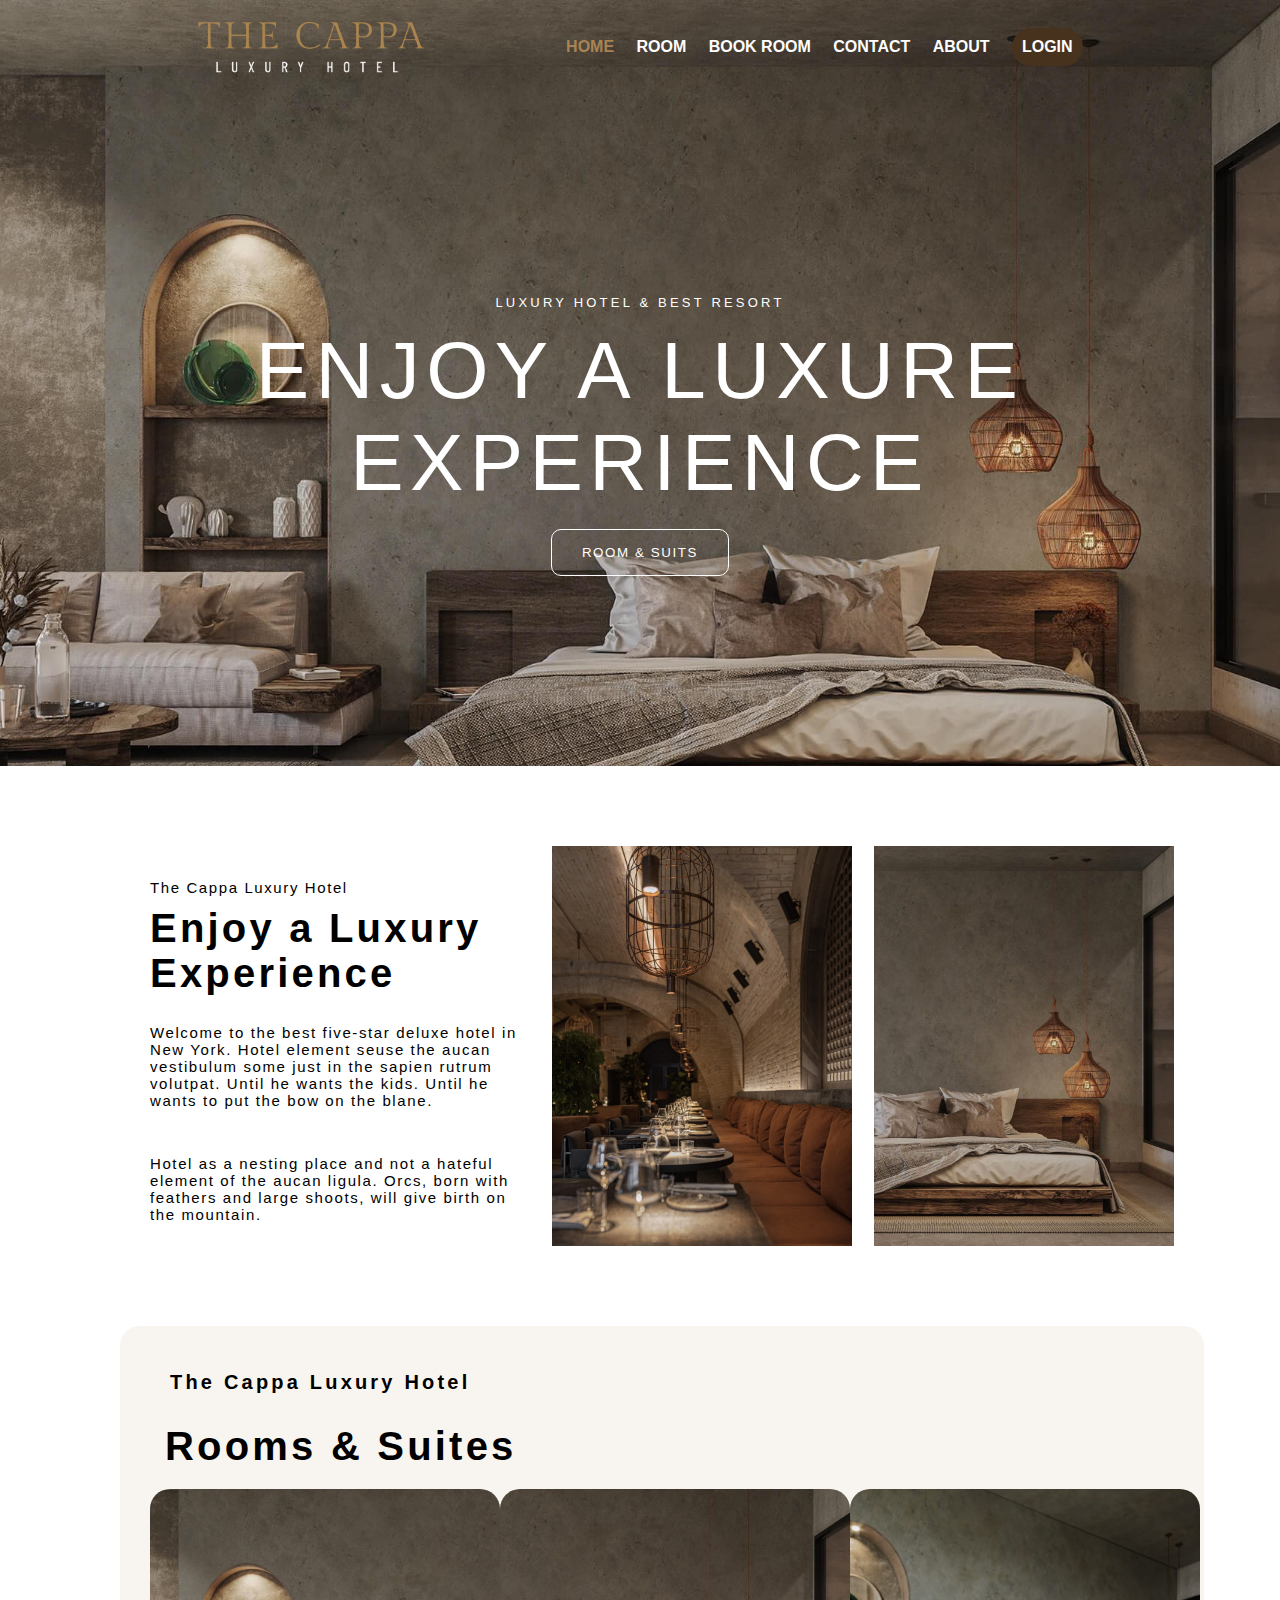
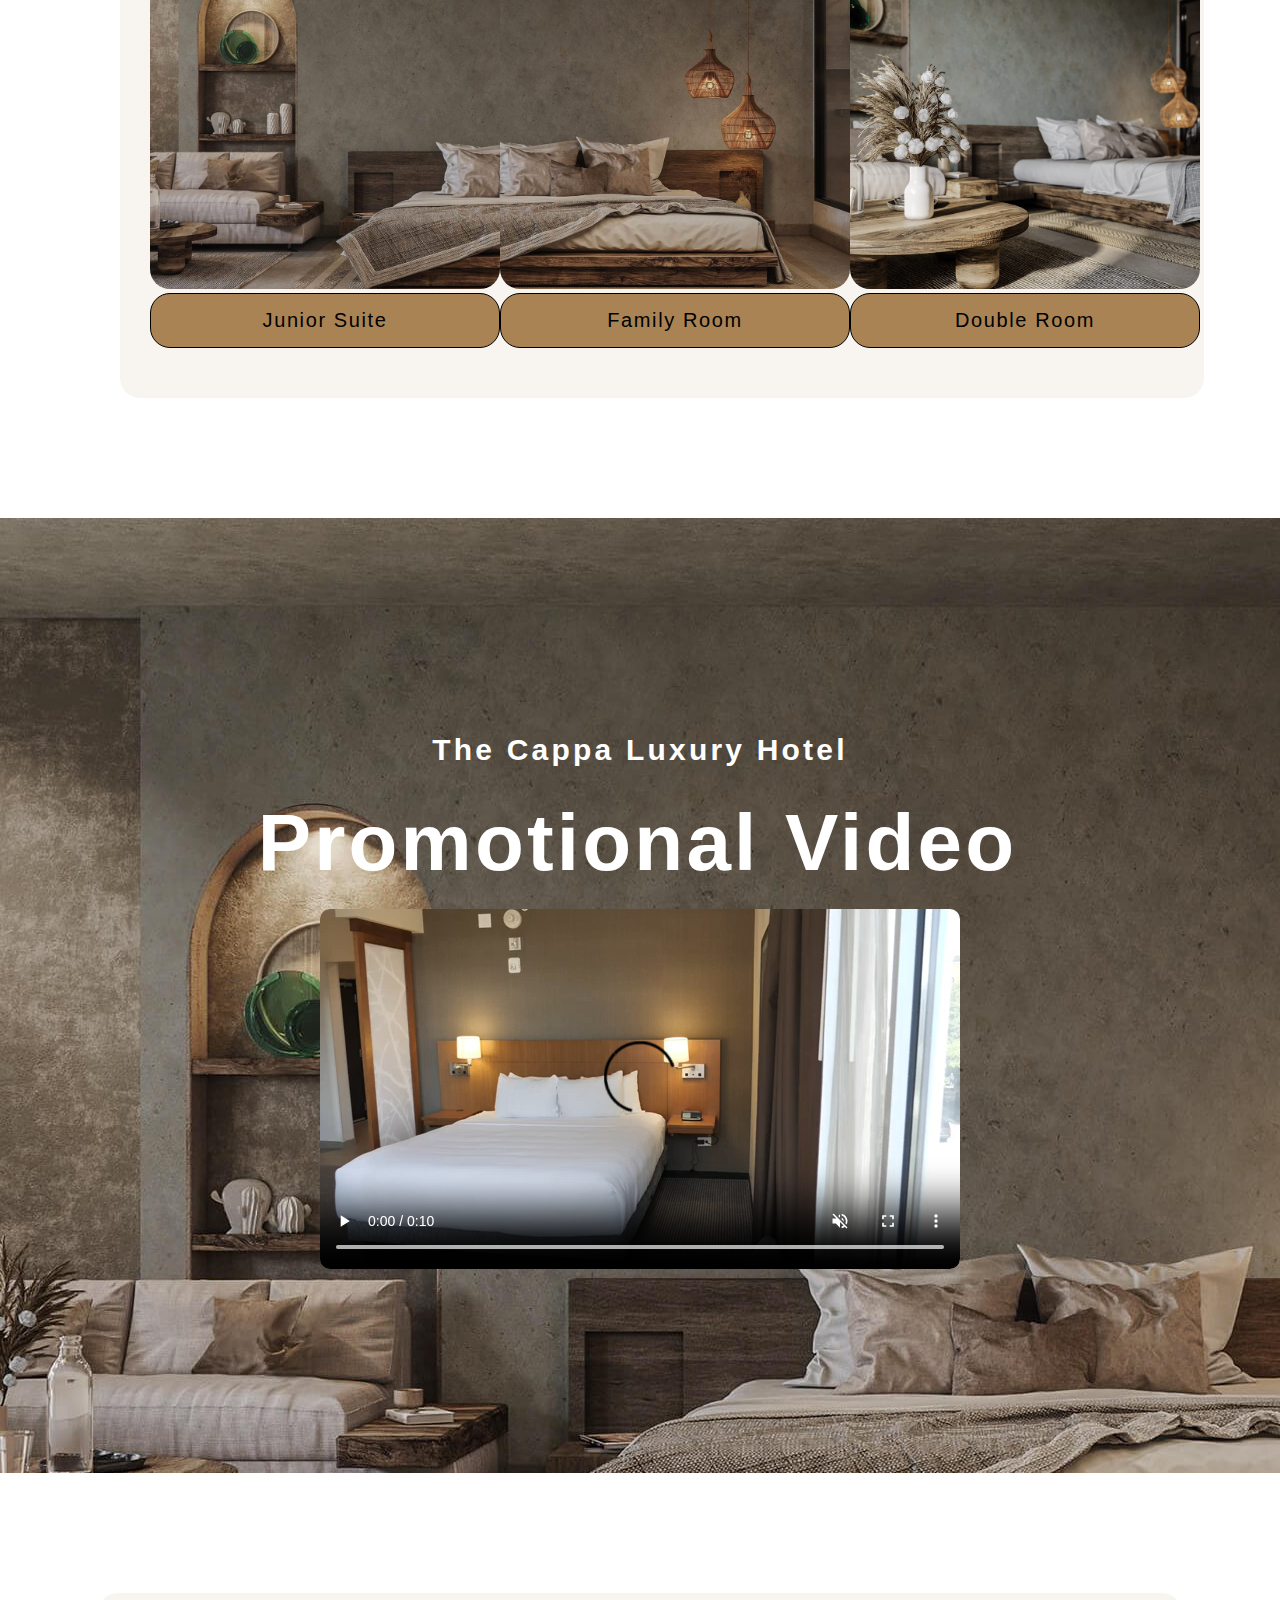
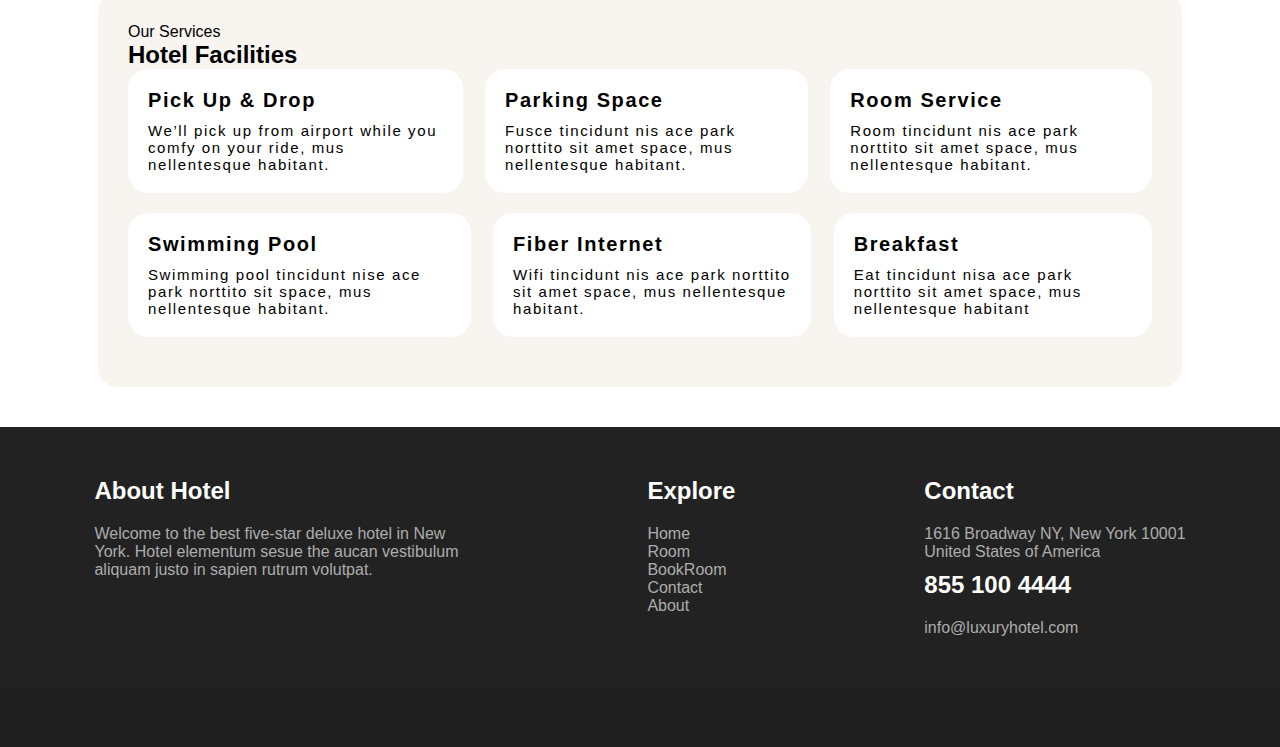
<file: index.html>
<!DOCTYPE html>
<html lang="en">
<head>
    <meta charset="UTF-8">
    <meta name="viewport" content="width=device-width, initial-scale=1.0">
    <link rel="stylesheet" href="assets/home.css">
    <title>Home</title>
</head>
<body>
    <!-- NAV -->
    <section class="nav_header">
        <nav  class="container">
            <div>
            <img src="./assets/images/logo.png" alt="logo">
            <ul>
                <a href="index.html"><li style="color: #A98353;">HOME</li></a>
                <a href="rooms.html"><li>ROOM</li></a>
                <a href="bookRoom.html"><LI>BOOK ROOM</LI></a>
                <a href="contact.html"><li>CONTACT</li></a>
                <a href="about.html"><li>ABOUT</li></a>
                <a href="login.html"><li class="llll">LOGIN</li></a>
            </ul>
            </div>
        </nav>
        <!-- HEADER -->
    <header class="container">
        <h2>LUXURY HOTEL & BEST RESORT</h2>
        <h2>ENJOY A LUXURE <br> EXPERIENCE</h2>
        <a href="rooms.html">
        <button>ROOM & SUITS</button>
        </a>
    </header>
    <!-- SECTION 1 -->
    </section>
    <section class="container box1" style="margin-left: 120px;">
        <div class="box1">
            <p>The Cappa Luxury Hotel</p>
            <h2>Enjoy a Luxury <br> Experience</h2>
            <br>
            <p>Welcome to the best five-star deluxe hotel in New York. Hotel element seuse the aucan vestibulum some just in the sapien rutrum volutpat. Until he wants the kids. Until he wants to put the bow on the blane.</p>
            <br><br>
            <p>Hotel as a nesting place and not a hateful element of the aucan ligula. Orcs, born with feathers and large shoots, will give birth on the mountain.</p>
        </div>
        <img src="./assets/images/section1i.jpg" alt="img1">
        <img src="./assets/images/section2i2.jpg" alt="img2">
    </section>
    <!-- SECTION 2 -->
    <section class="container section2" style="margin-left: 120px;">
        <p>The Cappa Luxury Hotel</p>
        <h2>Rooms & Suites</h2>
        <div class="fig">
            <figure><a href="junior.html">
                <img src="./assets/images/section21.jpg" alt="21"></a>
                <figcaption>Junior Suite</figcaption>
            </figure>
            <figure><a href="family.html">
                <img src="./assets/images/section22.jpg" alt="22"></a>
                <figcaption>Family Room</figcaption>
            </figure>
            <figure><a href="double.html">
                    <img src="./assets/images/section23.jpg" alt="23"></a>
                    <figcaption>Double Room</figcaption>
            </figure>
        </div>

    </section>
    <!-- SECTION 3 -->
    <section class="section3" style="margin: 120px auto;">
        <p>The Cappa Luxury Hotel</p>
        <h2>Promotional Video</h2>
        <!-- <a href="https://www.youtube.com/watch?v=7BGNAGahig8"> -->
            <video src="./assets/videos/videoplayback1.mp4" alt="video" muted controls >
        </a>
    </section>
    <!-- SECTION 4 -->
    <section class="container section4">
        <p>Our Services</p>
        <h2>Hotel Facilities</h2>
        <div class = "services">
            <div>
                <h2>Pick Up & Drop</h2>
                <p>We’ll pick up from airport while you comfy on your ride, mus nellentesque habitant.</p>
            </div>
            <div>
                <h2>Parking Space</h2>
                <p>Fusce tincidunt nis ace park norttito sit amet space, mus nellentesque habitant.</p>
            </div>
            <div>
                <h2>Room Service</h2>
                <p>Room tincidunt nis ace park norttito sit amet space, mus nellentesque habitant.</p>
            </div>
        </div>
        <div class = "services">
            <div>
                <h2>Swimming Pool</h2>
                <p>Swimming pool tincidunt nise ace park norttito sit space, mus nellentesque habitant.</p>
            </div>
            <div>
                <h2>Fiber Internet</h2>
                <p>Wifi tincidunt nis ace park norttito sit amet space, mus nellentesque habitant.</p>
            </div>
            <div>
                <h2>Breakfast</h2>
                <p>Eat tincidunt nisa ace park norttito sit amet space, mus nellentesque habitant</p>
            </div>
        </div>
    </section>
    <!-- footer -->
    <footer>
        <div class="details">
        <div class="box1">
            <h2>About Hotel</h2>
            <p>Welcome to the best five-star deluxe hotel in New <br> York. Hotel elementum sesue the aucan vestibulum <br> aliquam justo in sapien rutrum volutpat.</p>
        </div>
        <div class="box1">
            <h2>Explore</h2>
            <a href="./index.html"><li>Home</li></a>
            <a href="./rooms.html"><li>Room</li></a>
            <a href="bookRoom.html"><li>BookRoom</li></a>
            <a href="contact.html"><li>Contact</li></a>
            <a href="about.html"><li>About</li></a>
        </div>
        <div class="box1">
            <h2>Contact</h2>
            <p style="padding-bottom: 10px;">1616 Broadway NY, New York 10001 <br> United States of America</p>
            <h2> 855 100 4444</h2>
            <p>info@luxuryhotel.com</p>
        </div>
        </div>
        <div class="copyright">
            
        </div>
    </footer>
</body>
</html>
</file>
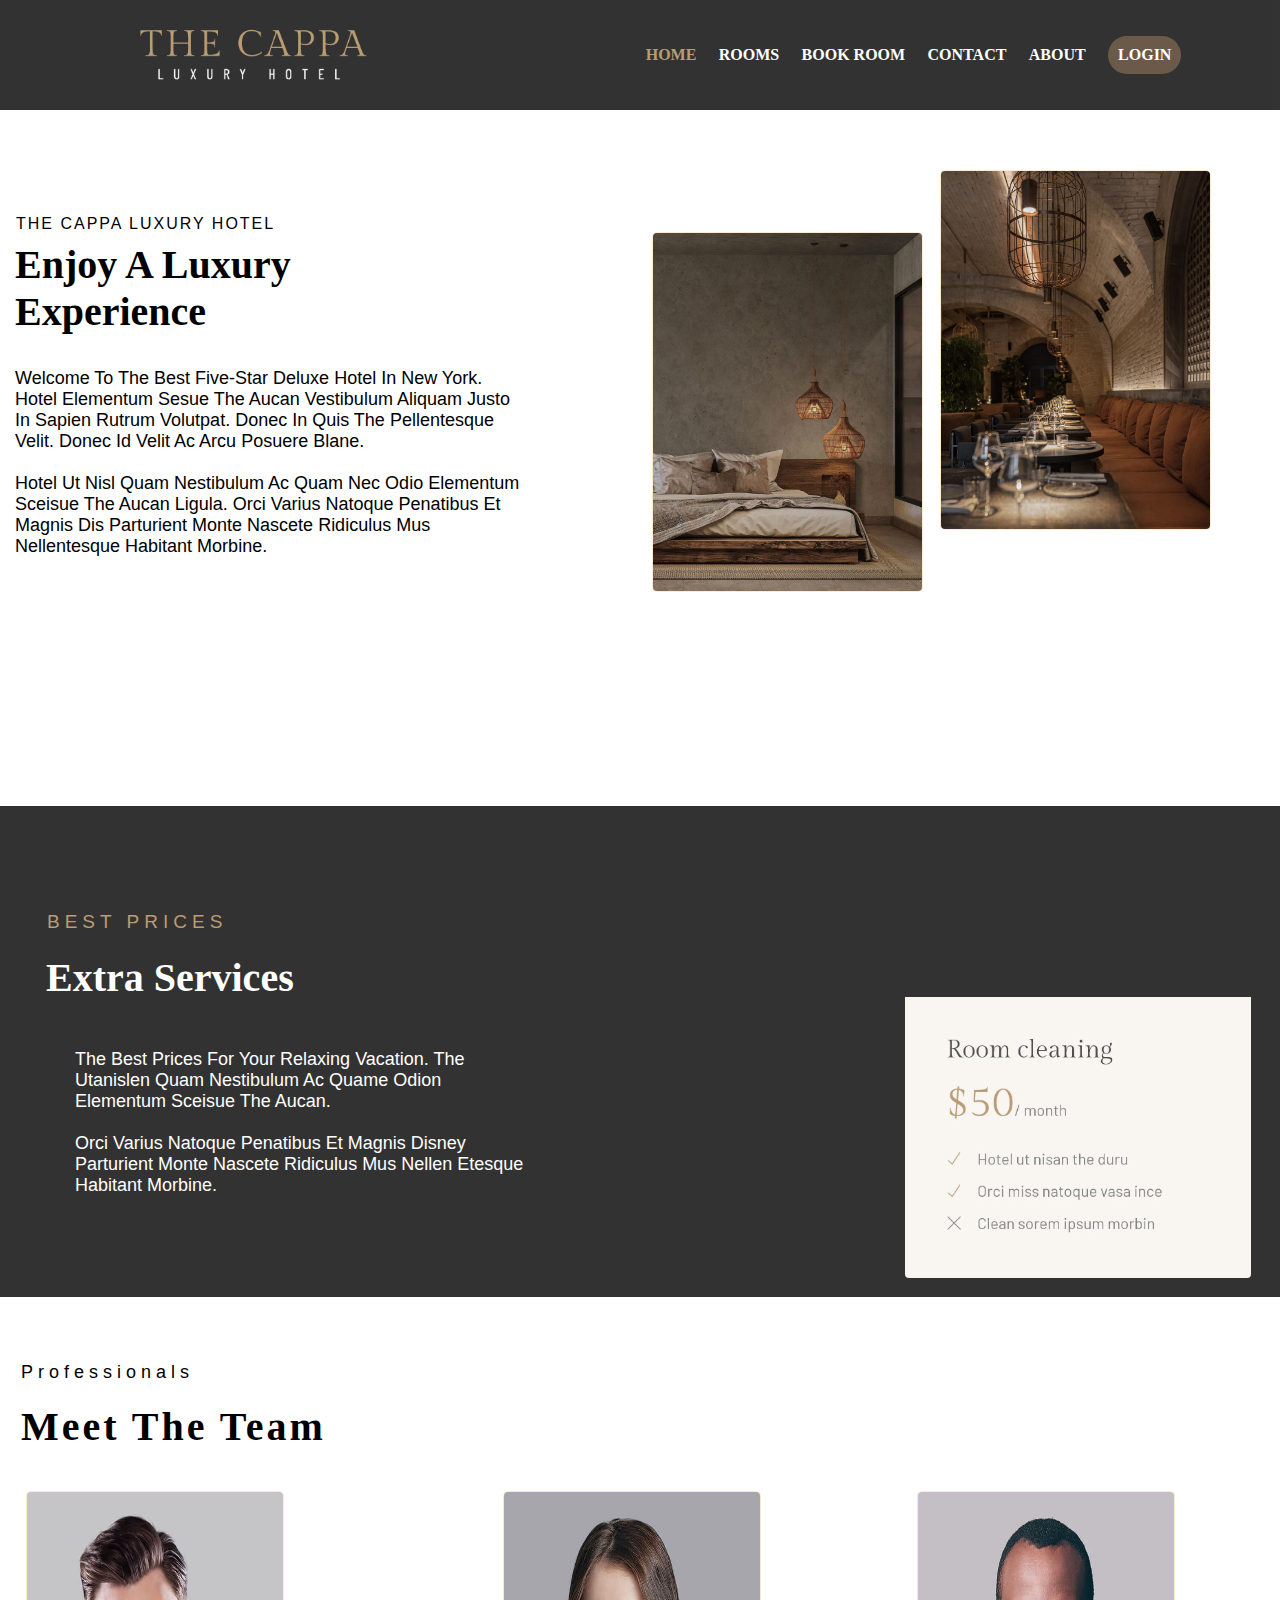
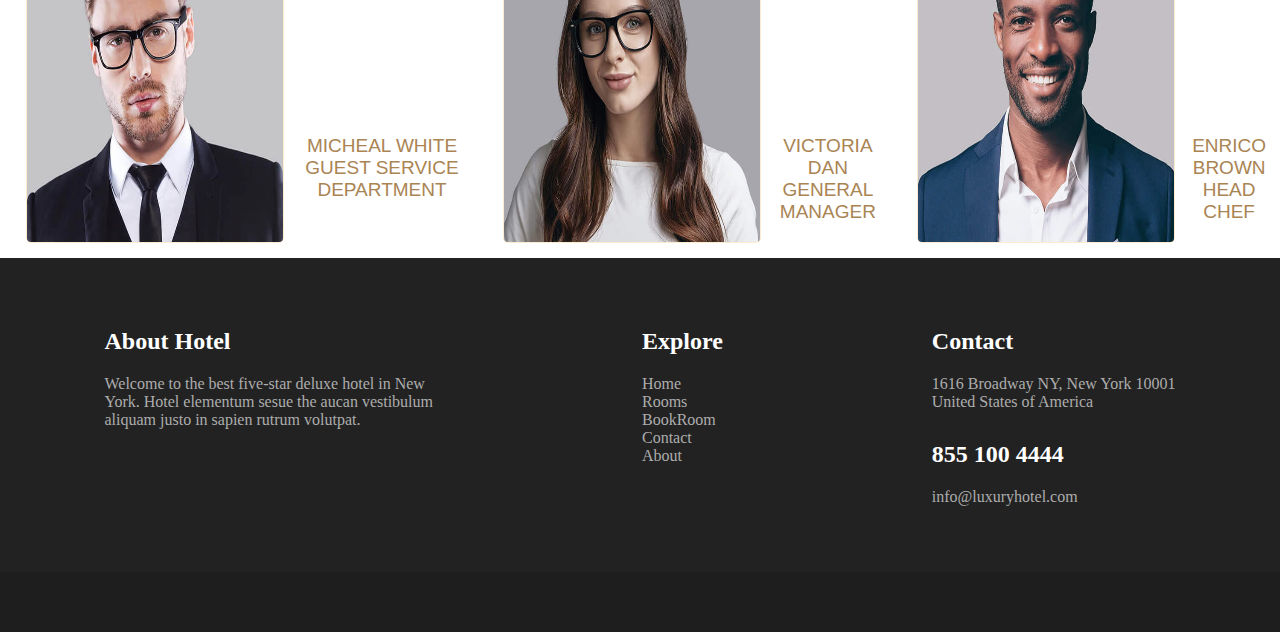
<file: about.html>
<!DOCTYPE html>
<html lang="en">
<head>
    <meta charset="UTF-8">
    <title>About Us</title>
    <link rel="stylesheet" href="assets/about.css">
    <meta name="viewport" content="width=device-width, initial-scale=1">
    <link rel="stylesheet" href="https://cdnjs.cloudflare.com/ajax/libs/font-awesome/6.5.2/css/all.min.css" integrity="sha512-SnH5WK+bZxgPHs44uWIX+LLJAJ9/2PkPKZ5QiAj6Ta86w+fsb2TkcmfRyVX3pBnMFcV7oQPJkl9QevSCWr3W6A==" crossorigin="anonymous" referrerpolicy="no-referrer" />

</head>
<body id="#about_h">
    <nav  class="container" style="background-color:black;opacity: .8;width: 100%;">
        <div>
            <img src="./assets/images/logo.png" alt="logo">
        <ul>
            <a href="index.html"><li style="color: #A98353;">HOME</li></a>
            <a href="rooms.html"><li>ROOMS</li></a>
            <a href="bookRoom.html"><LI>BOOK ROOM</LI></a>
            <a href="contact.html"><li>CONTACT</li></a>
            <a href="about.html"><li>ABOUT</li></a>
            <a href="login.html"><li class="llll">LOGIN</li></a>
        </ul>
        </div>
    </nav>
    <div class="abt_d">
        <div class="abt_d2">
        <p id="abt_p">The  Cappa  Luxury  Hotel <br><h1 id="abt_h"> Enjoy a Luxury<br> Experience </h1>
            
        <p id="abt_p1">Welcome to the best five-star deluxe hotel in New York.
            Hotel elementum sesue the aucan vestibulum aliquam justo in 
            sapien rutrum volutpat. Donec in quis the pellentesque velit.
            Donec id velit ac arcu posuere blane.<br><br>
            Hotel ut nisl quam nestibulum ac quam nec odio elementum
            sceisue the aucan ligula. Orci varius natoque penatibus et
            magnis dis parturient monte nascete ridiculus mus nellentesque 
            habitant morbine.<br>
        </div>
        <div class="abt_d3">
            <img class="abt_img" src="assets/images/2.jpg"> 
            <img class="abt_img2" src="assets/images/8.jpg">
        </div>
        <div class="abt_d4">
            <div class="abt_d5">
                <p id="abt_p2">Best Prices<br></p>
                <h1 id="abt_h2">Extra Services</h1>
                <p id="abt_p3" >The best prices for your relaxing vacation.
                    The utanislen quam nestibulum ac quame odion elementum sceisue the aucan.<br><br>
                    Orci varius natoque penatibus et magnis disney parturient
                    monte nascete ridiculus mus nellen etesque habitant
                    morbine.<br></p>
            </div>
            <div class="abt_d6">
                <img class="abt_img3" src="assets/images/WhatsApp Image 2024-11-29 at 18.59.27_ff5ec075.jpg"> 
            </div>
        </div>
        <div class="abt_d7">
            <p id="abt_p5">Professionals<br></p>
            <h1 id="abt_h3"> Meet The Team <br></h1>
            <div class="abt_d8">
                <img class="abt_img4" src="assets/images/1 (1).jpg"><p id="abt_p4">Micheal white<br>Guest service department</p>
                <img class="abt_img4" src="assets/images/2 (2).jpg"><p id="abt_p4">victoria dan<br>General manager</p>
                <img class="abt_img4" src="assets/images/3 (1).jpg"><p id="abt_p4">Enrico Brown<br>Head Chef</p>
            </div>
        </div>
    </div>
    <!-- footer -->
    <footer>
        <div class="details">
        <div class="box1">
            <h2>About Hotel</h2>
            <p>Welcome to the best five-star deluxe hotel in New <br> York. Hotel elementum sesue the aucan vestibulum <br> aliquam justo in sapien rutrum volutpat.</p>
        </div>
        <div class="box1">
            <h2>Explore</h2>
            <a href="./index.html"><li>Home</li></a>
            <a href="./rooms.html"><li>Rooms</li></a>
            <a href="bookRoom.html"><li>BookRoom</li></a>
            <a href="contact.html"><li>Contact</li></a>
            <a href="about.html"><li>About</li></a>
        </div>
        <div class="box1">
            <h2>Contact</h2>
            <p style="padding-bottom: 10px;">1616 Broadway NY, New York 10001 <br> United States of America</p>
            <h2> 855 100 4444</h2>
            <p>info@luxuryhotel.com</p>
        </div>
        </div>
        <div class="copyright">
            
        </div>
    </footer>
</body>
</file>
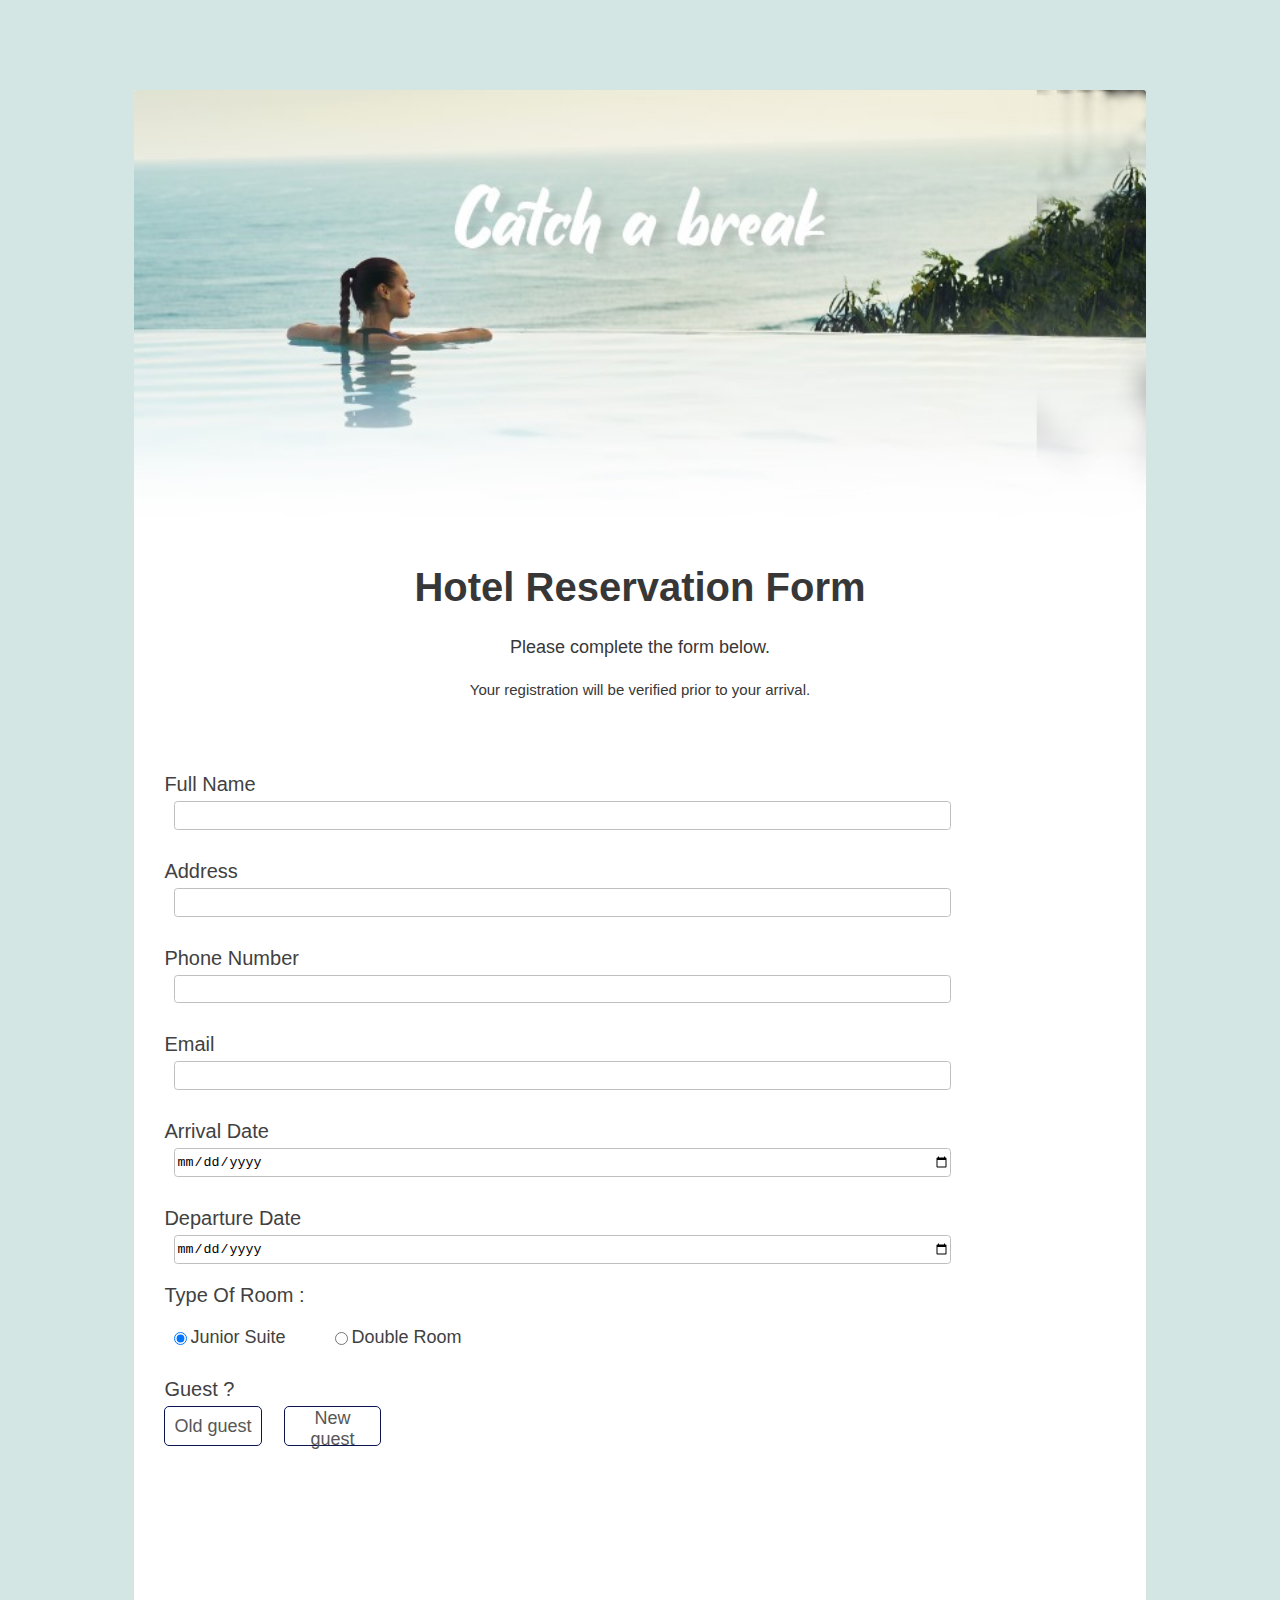
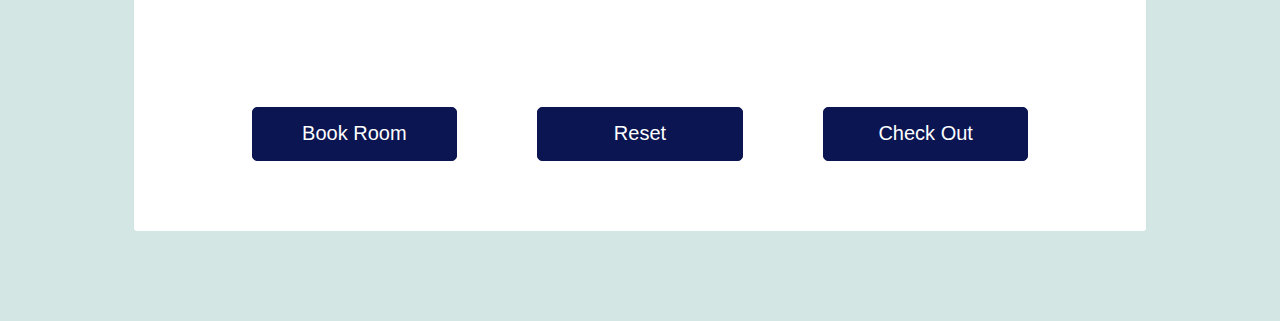
<file: bookRoom.html>
<html lang="en">
<head>
    <meta charset="UTF-8">
    <meta name="viewport" content="width=device-width, initial-scale=1.0">
    <title>Book Room</title>
    <link rel="stylesheet" href="assets/bookroom.css">
    <script src="assets/script.js"></script>
</head>
<body class="bookForm">
    <div class="formDiv" >
        <div class="img">
            <img src="assets/images/pic1.png">
        </div>
        <div class="hd1">
            <h1>
                Hotel Reservation Form
            </h1>
            <p style="font-size: 18px;">Please complete the form below.</p>
            <p style="padding-top:5px ;font-size: 15px;">
                Your registration will be verified prior to your arrival.
            </p>
        </div>
        <form action="index.html" method="get" class="bRoomForm">
            <label for="name">
                Full Name
            </label>
            <input class="i1 ip" id="name" name="name" type="text" required>

            <label for="add">
                Address
            </label>
            <input class="i1 ip" id="add" name="add" type="text" required>

            <label for="phone">
                Phone Number
            </label>
            <input class="i1 ip" id="phone" name="phone" type="number" required>

            <label for="mail">
                Email
            </label>
            <input class="i1 ip" id="mail" name="mail" type="email" required>

            <label for="date1">
                Arrival Date
            </label>
            <input class="i1 ip" id="date1" name="date1" type="date" required>

            <label for="date2">
                Departure Date
            </label>
            <input class="i1 ip" id="date2" name="date2" type="date" required>
            
            
            <div class="roomDetails">
                <p>Type Of Room :</p>
                <div class="d1">
                    <input id="single" name="roomChoice" class="i2 ip" type="radio" checked >
                    <label for="single">Junior Suite</label>
                    <input id="double" name="roomChoice" class="i2 ip" type="radio" >
                    <label for="double">Double Room</label>
                </div>
            </div>


            <p class="guestp">Guest ? </p>
            <div class="guestdiv">
                <button onclick="oldGuest()" >Old guest </button>
                <button onclick="newGuest()" >New guest</button>
            </div>

            <div class="bdiv">
                <button type="submit">Book Room</button>
                <button type="reset">Reset</button>
                <button onclick="showAlert()" >Check Out</button>
            </div>
        </form>
    </div>
</body>
</html>
</file>
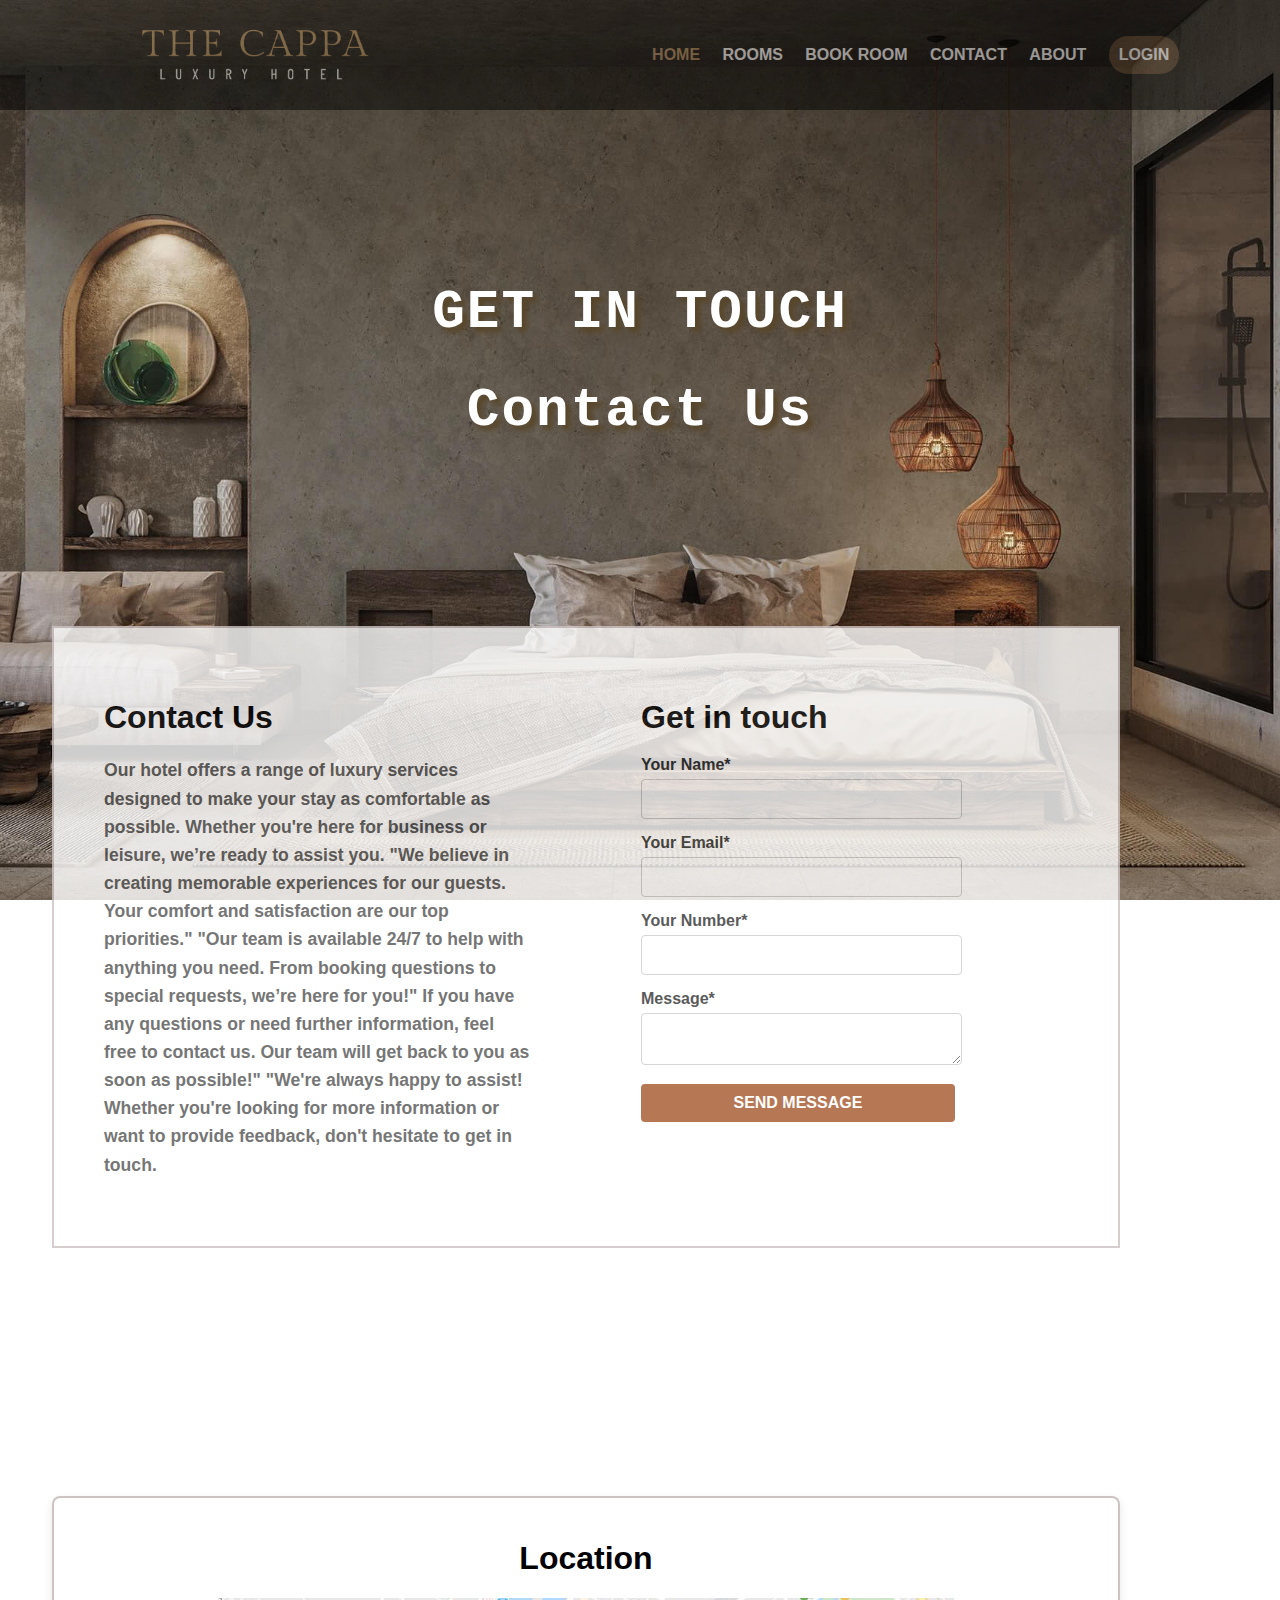
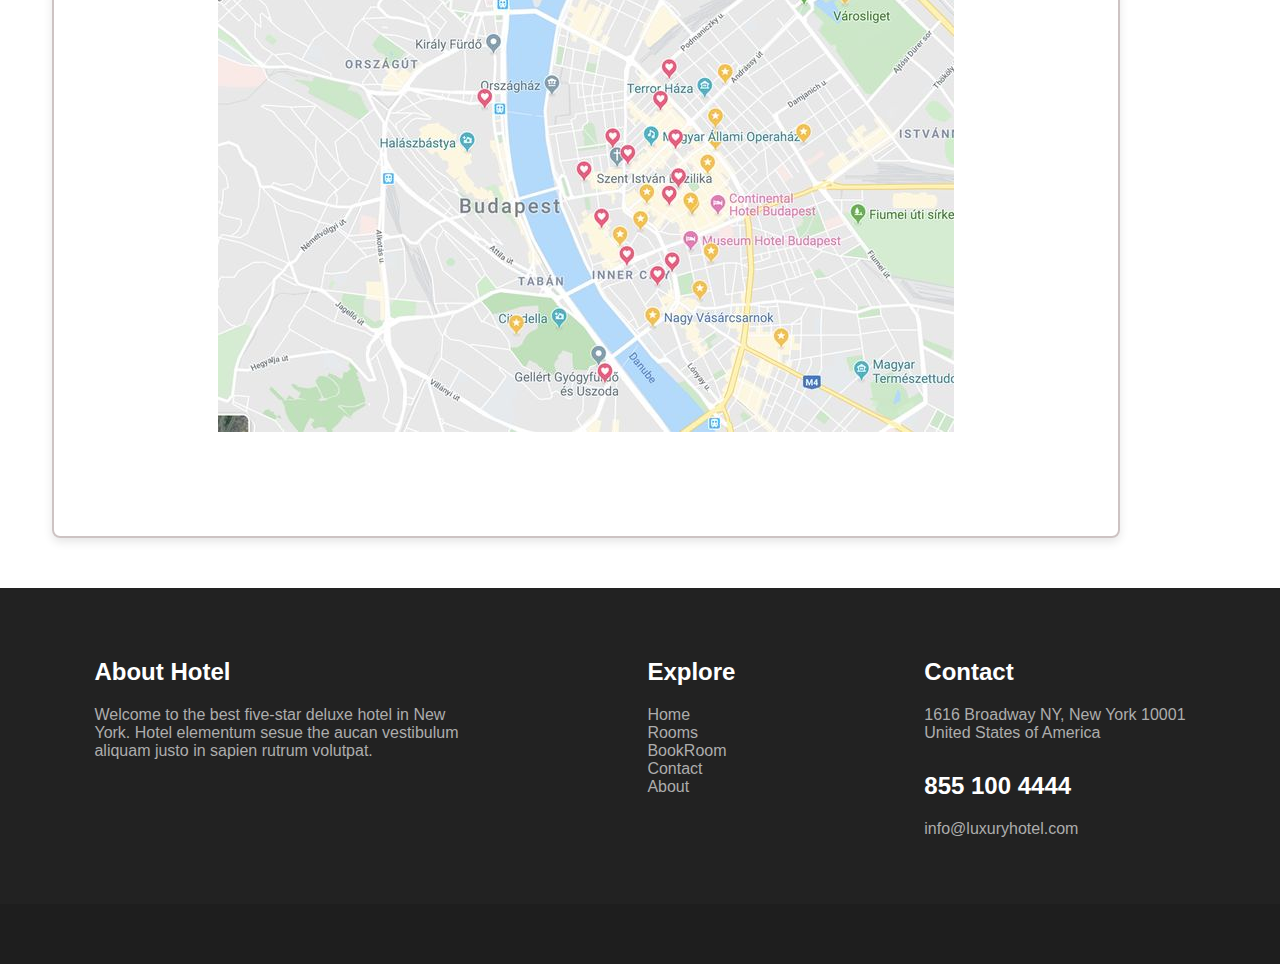
<file: contact.html>
<!DOCTYPE html>
<html lang="en">
<head>
    <meta charset="UTF-8">
    <meta name="viewport" content="width=device-width, initial-scale=1.0">
    <title>Contact Us</title>
    <link rel="stylesheet" href="assets/contact.css">
</head>

<body>
    <div id="background">
    <nav  class="container" style="background-color:black;opacity: .5;width: 100%;">
        <div>
        <img src="./assets/images/logo.png" alt="logo">
        <ul>
            <a href="index.html"><li style="color: #A98353;">HOME</li></a>
            <a href="rooms.html"><li>ROOMS</li></a>
            <a href="bookroom.html"><LI>BOOK ROOM</LI></a>
            <a href="contact.html"><li>CONTACT</li></a>
            <a href="about.html"><li>ABOUT</li></a>
            <a href="login.html"><li class="llll">LOGIN</li></a>
        </ul>
        </div>
    </nav>

    <div id="firstrow">
        <br><br>
    <p><h1 style="padding-top: 50px;">GET IN TOUCH</h1><h1>Contact Us</h1></p>
    </div>
    <br><br><br><br><br><br><br><br><br><br><br><br>
    <div id="secondRow">
        <div id="firstcoloumn">
        <h1>Contact Us</h1>
        <h3>Our hotel offers a range of luxury services designed to make your stay as comfortable as possible. Whether you're here for business or leisure, we’re ready to assist you.
            "We believe in creating memorable experiences for our guests. Your comfort and satisfaction are our top priorities."
            "Our team is available 24/7 to help with anything you need. From booking questions to special requests, we’re here for you!" If you have any questions or need further information, feel free to contact us. Our team will get back to you as soon as possible!"
            "We're always happy to assist! Whether you're looking for more information or want to provide feedback, don't hesitate to get in touch.</h3>
        </div>
        <div id="secondcoloumn">
        <h1>Get in touch</h1>
        <form action="#" method="post">

            <label for="name">Your Name*</label>
            <input type="text" id="name" name="name" required minlength="4">
            
            <label for="email">Your Email*</label>
            <input type="email" id="email" name="email" required>

            <label for="number">Your Number*</label>
            <input type="number" id="number" name="number" required>
            
            <label for="notes">Message*</label>
            <textarea name="notes" id="notes"
            rows="2" col="3" maxlength="150" required></textarea>
            
            <button type="submit">SEND MESSAGE</button>
        </form>
        </div>
    </div>
    <br><br><br><br><br><br><br><br><br><br><br>

    <div id="thirdrow">
        <h1>Location</h1>
    <img src="assets/images/maps2.jpg">
    </div>

<footer>
    <div class="details">
    <div class="box1">
        <h2>About Hotel</h2>
        <p>Welcome to the best five-star deluxe hotel in New <br> York. Hotel elementum sesue the aucan vestibulum <br> aliquam justo in sapien rutrum volutpat.</p>
    </div>
    <div class="box1">
        <h2>Explore</h2>
        <a href="./index.html"><li>Home</li></a>
        <a href="./rooms.html"><li>Rooms</li></a>
        <a href="bookRoom.html"><li>BookRoom</li></a>
        <a href="contact.html"><li>Contact</li></a>
        <a href="about.html"><li>About</li></a>
    </div>
    <div class="box1">
        <h2>Contact</h2>
        <p style="padding-bottom: 10px;">1616 Broadway NY, New York 10001 <br> United States of America</p>
        <h2> 855 100 4444</h2>
        <p>info@luxuryhotel.com</p>
    </div>
    </div>
    <div class="copyright">
        
    </div>
</footer>
</div>
</body>
</html>
</file>
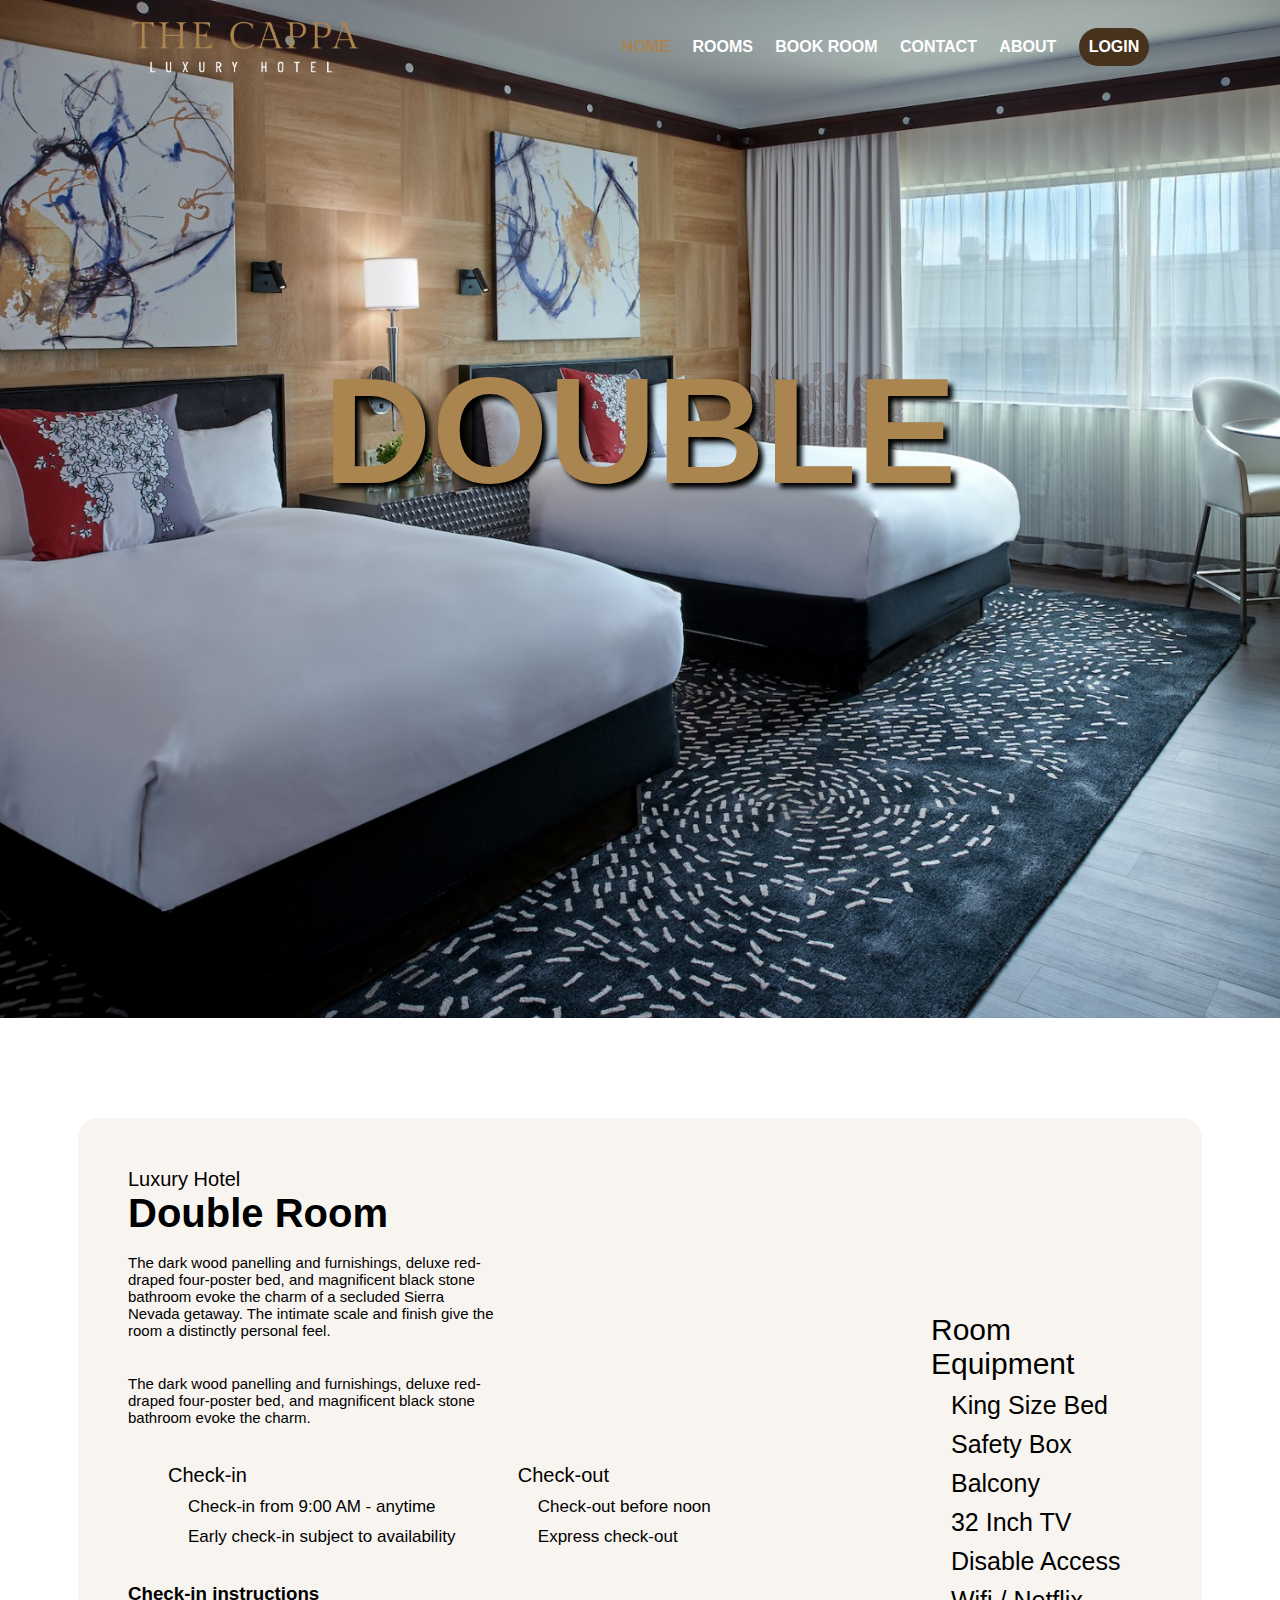
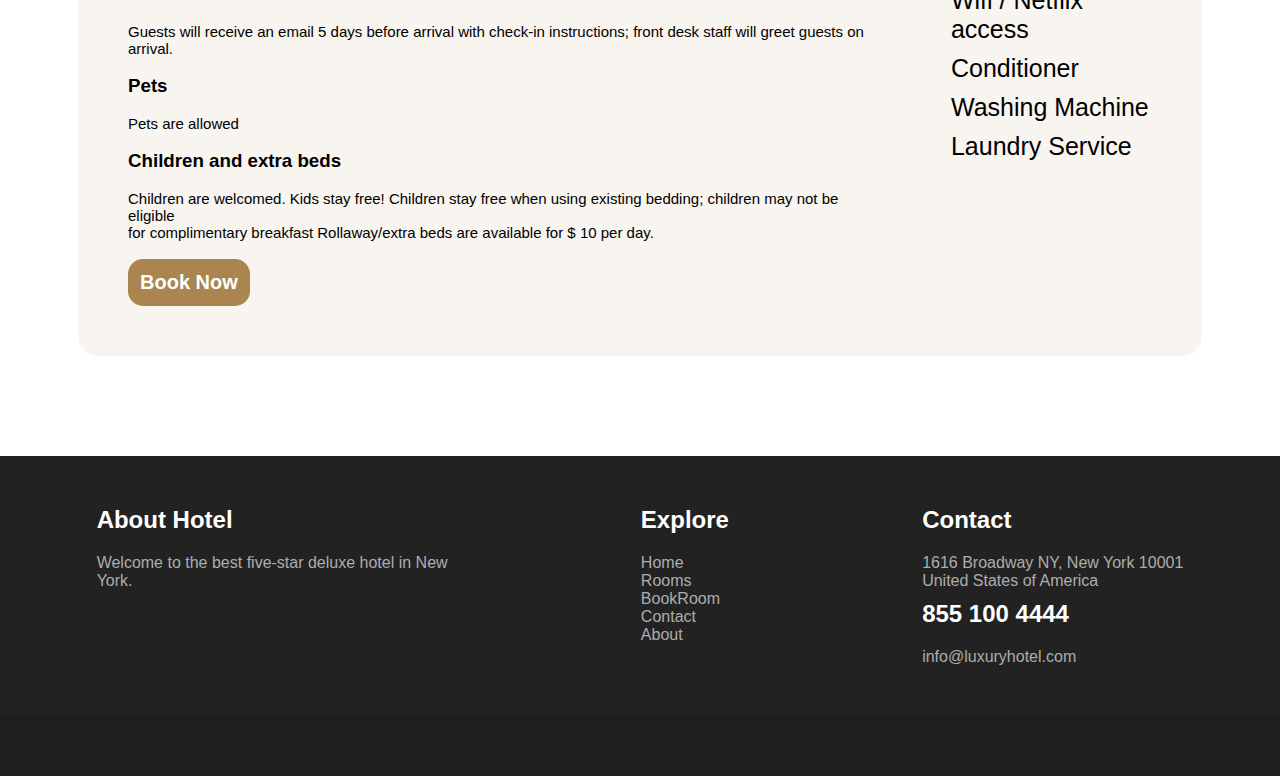
<file: double.html>
<!DOCTYPE html>
<html lang="en">
<head>
    <meta charset="UTF-8">
    <meta name="viewport" content="width=device-width, initial-scale=1.0">
    <link rel="stylesheet" href="assets/details.css">
    <title>Double Room</title>
</head>
<body>
    
    <!-- Navigator -->
    <div class="main" style="background-image: url('./assets/images/double2.jpg');">
        
    <nav  class="container" >
        <div>
        <img src="./assets/images/logo.png" alt="logo">
        <ul>
            <a href="index.html"><li style="color: #A98353;">HOME</li></a>
            <a href="rooms.html"><li>ROOMS</li></a>
            <a href="bookRoom.html"><LI>BOOK ROOM</LI></a>
            <a href="contact.html"><li>CONTACT</li></a>
            <a href="about.html"><li>ABOUT</li></a>
            <a href="login.html"><li class="llll">LOGIN</li></a>
        </ul>
        </div>
    </nav>
    <header>
        <h2>DOUBLE</h2>
    </header>
    </div>
    <!-- End of Navigator -->

    <!-- Room Details -->
    <section class="listaya">
    <div class="room-details">
        <h1>Luxury Hotel</h1>
        <h2>Double Room</h2><br>
        <p>The dark wood panelling and furnishings, deluxe red-<br>draped four-poster bed, and magnificent black stone<br>bathroom evoke the charm of a secluded Sierra<br>Nevada getaway. The intimate scale and finish give the<br>room a distinctly personal feel.

        </p>
        <br><br>
        <p>The dark wood panelling and furnishings, deluxe red-<br>draped four-poster bed, and magnificent black stone<br>bathroom evoke the charm.</p><br>
    
    <section class="checklist">
        <ul>Check-in
            <li>Check-in from 9:00 AM - anytime</li>
            <li>Early check-in subject to availability</li>
        </ul>
        <ul>Check-out
            <li>Check-out before noon</li>
            <li>Express check-out</li>
        </ul>
    </section>
    <br><br>
    <h3>Check-in instructions</h3><br>

    <p>Guests will receive an email 5 days before arrival with check-in instructions; front desk staff will greet guests on arrival.</p><br>

    <h3>Pets</h3><br>
    <p>Pets are allowed</p>
    <br>
    <h3>Children and extra beds</h3><br>
    <p>Children are welcomed. Kids stay free! Children stay free when using existing bedding; children may not be eligible<br>for complimentary breakfast Rollaway/extra beds are available for $ 10 per day.<br></p>
    <br>
    <a href="bookRoom.html"><button>Book Now</button></a>



    </div>
    <div><ul>Room Equipment
        <li>King Size Bed</li>
        <li>Safety Box</li>
        <li>Balcony</li>
        <li>32 Inch TV</li>
        <li>Disable Access</li>
        <li>Wifi / Netflix access</li>
        <li>Conditioner</li>
        <li>Washing Machine</li>
        <li>Laundry Service</li>
    </ul></div>
    

    </section>
    

        

    

    <!-- End of Room Details -->



    <!-- footer -->

    <footer>
        <div class="details">
        <div class="box1">
            <h2>About Hotel</h2>
            <p>Welcome to the best five-star deluxe hotel in New <br> York.</p>
        </div>
        <div class="box1">
            <h2>Explore</h2>
            <a href="./index.html"><li>Home</li></a>
            <a href="./rooms.html"><li>Rooms</li></a>
            <a href="bookRoom.html"><li>BookRoom</li></a>
            <a href="contact.html"><li>Contact</li></a>
            <a href="about.html"><li>About</li></a>
        </div>
        <div class="box1">
            <h2>Contact</h2>
            <p style="padding-bottom: 10px;">1616 Broadway NY, New York 10001 <br> United States of America</p>
            <h2> 855 100 4444</h2>
            <p>info@luxuryhotel.com</p>
        </div>
        </div>
        <div class="copyright">
            
        </div>
    </footer>
</body>
</html>
</file>
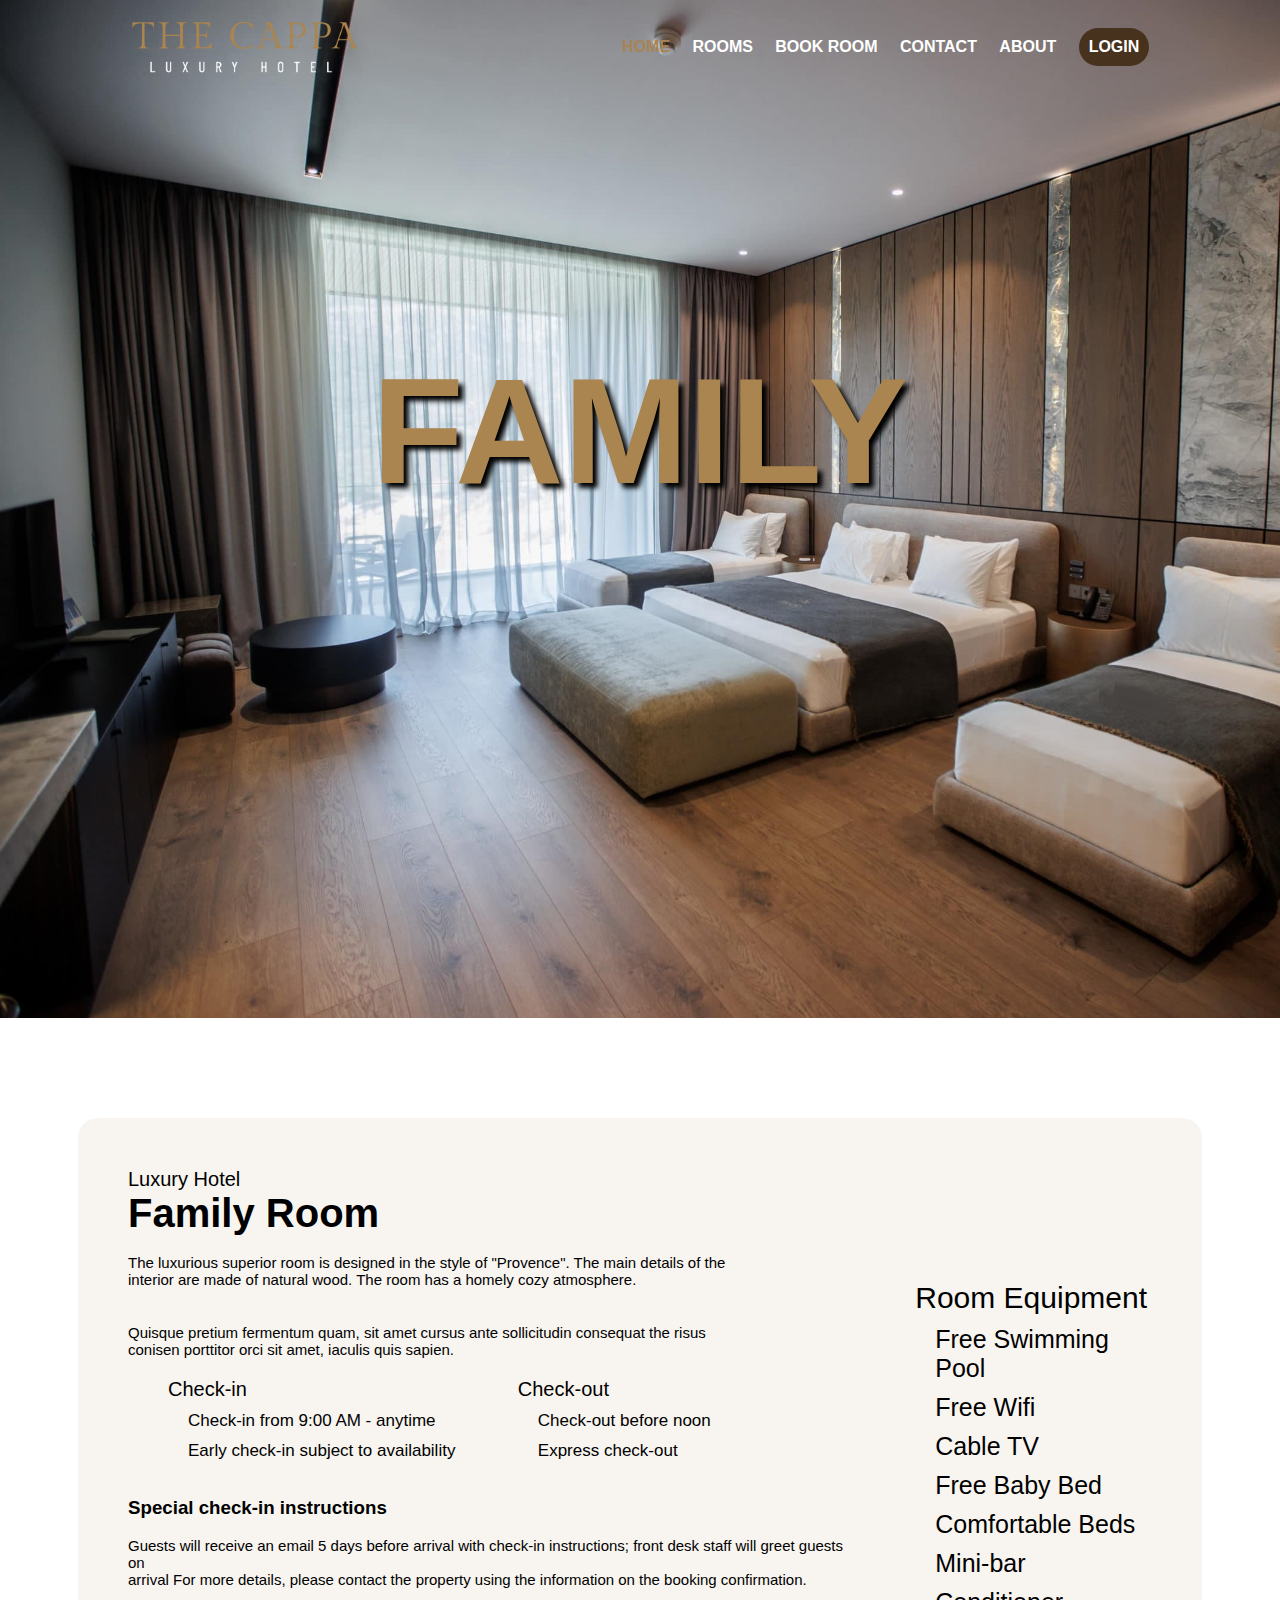
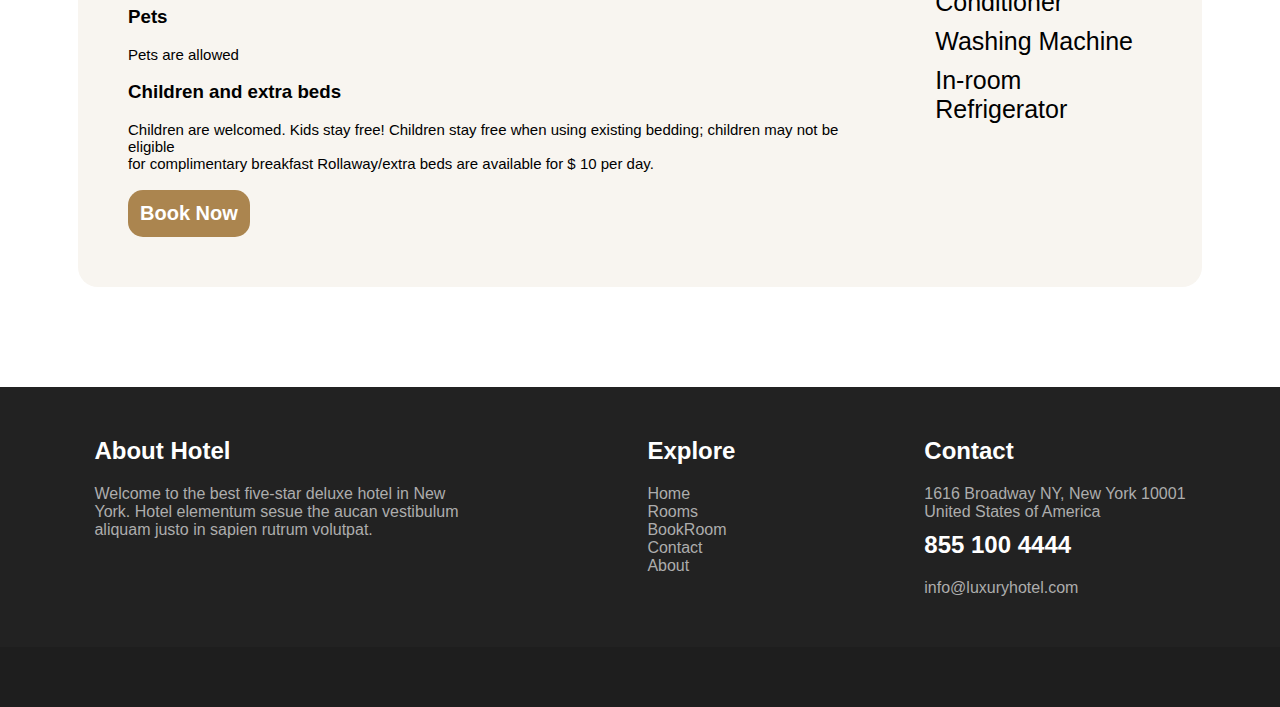
<file: family.html>
<!DOCTYPE html>
<html lang="en">
<head>
    <meta charset="UTF-8">
    <meta name="viewport" content="width=device-width, initial-scale=1.0">
    <link rel="stylesheet" href="assets/details.css">
    <title>Family Room</title>
</head>
<body>
    
    <!-- Navigator -->
    <div class="main" style="background-image: url('./assets/images/family8.jpg');">
        
    <nav  class="container" >
        <div>
        <img src="./assets/images/logo.png" alt="logo">
        <ul>
            <a href="index.html"><li style="color: #A98353;">HOME</li></a>
            <a href="rooms.html"><li>ROOMS</li></a>
            <a href="bookRoom.html"><LI>BOOK ROOM</LI></a>
            <a href="contact.html"><li>CONTACT</li></a>
            <a href="about.html"><li>ABOUT</li></a>
            <a href="login.html"><li class="llll">LOGIN</li></a>
        </ul>
        </div>
    </nav>
    <header>
        <h2>FAMILY</h2>
    </header>
    </div>
    <!-- End of Navigator -->

    <!-- Room Details -->
    <section class="listaya">
    <div class="room-details">
        <h1>Luxury Hotel</h1>
        <h2>Family Room</h2><br>
        <p>The luxurious superior room is designed in the style of "Provence". The main details of the<br>interior are made of natural wood. The room has a homely cozy atmosphere. <br></p>
        <br><br>
        <p>Quisque pretium fermentum quam, sit amet cursus ante sollicitudin consequat the risus<br> conisen porttitor orci sit amet, iaculis quis sapien.<br></p>
    
    <section class="checklist">
        <ul>Check-in
            <li>Check-in from 9:00 AM - anytime</li>
            <li>Early check-in subject to availability</li>
        </ul>
        <ul>Check-out
            <li>Check-out before noon</li>
            <li>Express check-out</li>
        </ul>
    </section>
    <br><br>
    <h3>Special check-in instructions</h3><br>

    <p>Guests will receive an email 5 days before arrival with check-in instructions; front desk staff will greet guests on<br>arrival For more details, please contact the property using the information on the booking confirmation.</p><br>

    <h3>Pets</h3><br>
    <p>Pets are allowed</p>
    <br>
    <h3>Children and extra beds</h3><br>
    <p>Children are welcomed. Kids stay free! Children stay free when using existing bedding; children may not be eligible<br>for complimentary breakfast Rollaway/extra beds are available for $ 10 per day.<br></p>
    <br>
    <a href="bookRoom.html"><button>Book Now</button></a>



    </div>
    <div><ul>Room Equipment
        <li>Free Swimming Pool</li>
        <li>Free Wifi</li>
        <li>Cable TV</li>
        <li>Free Baby Bed</li>
        <li>Comfortable Beds</li>
        <li>Mini-bar</li>
        <li>Conditioner</li>
        <li>Washing Machine</li>
        <li>In-room Refrigerator</li>
    </ul></div>
    

    </section>
    

        

    

    <!-- End of Room Details -->



    <!-- footer -->

    <footer>
        <div class="details">
        <div class="box1">
            <h2>About Hotel</h2>
            <p>Welcome to the best five-star deluxe hotel in New <br> York. Hotel elementum sesue the aucan vestibulum <br> aliquam justo in sapien rutrum volutpat.</p>
        </div>
        <div class="box1">
            <h2>Explore</h2>
            <a href="./index.html"><li>Home</li></a>
            <a href="./rooms.html"><li>Rooms</li></a>
            <a href="bookRoom.html"><li>BookRoom</li></a>
            <a href="contact.html"><li>Contact</li></a>
            <a href="about.html"><li>About</li></a>
        </div>
        <div class="box1">
            <h2>Contact</h2>
            <p style="padding-bottom: 10px;">1616 Broadway NY, New York 10001 <br> United States of America</p>
            <h2> 855 100 4444</h2>
            <p>info@luxuryhotel.com</p>
        </div>
        </div>
        <div class="copyright">
            
        </div>
    </footer>
</body>
</html>
</file>
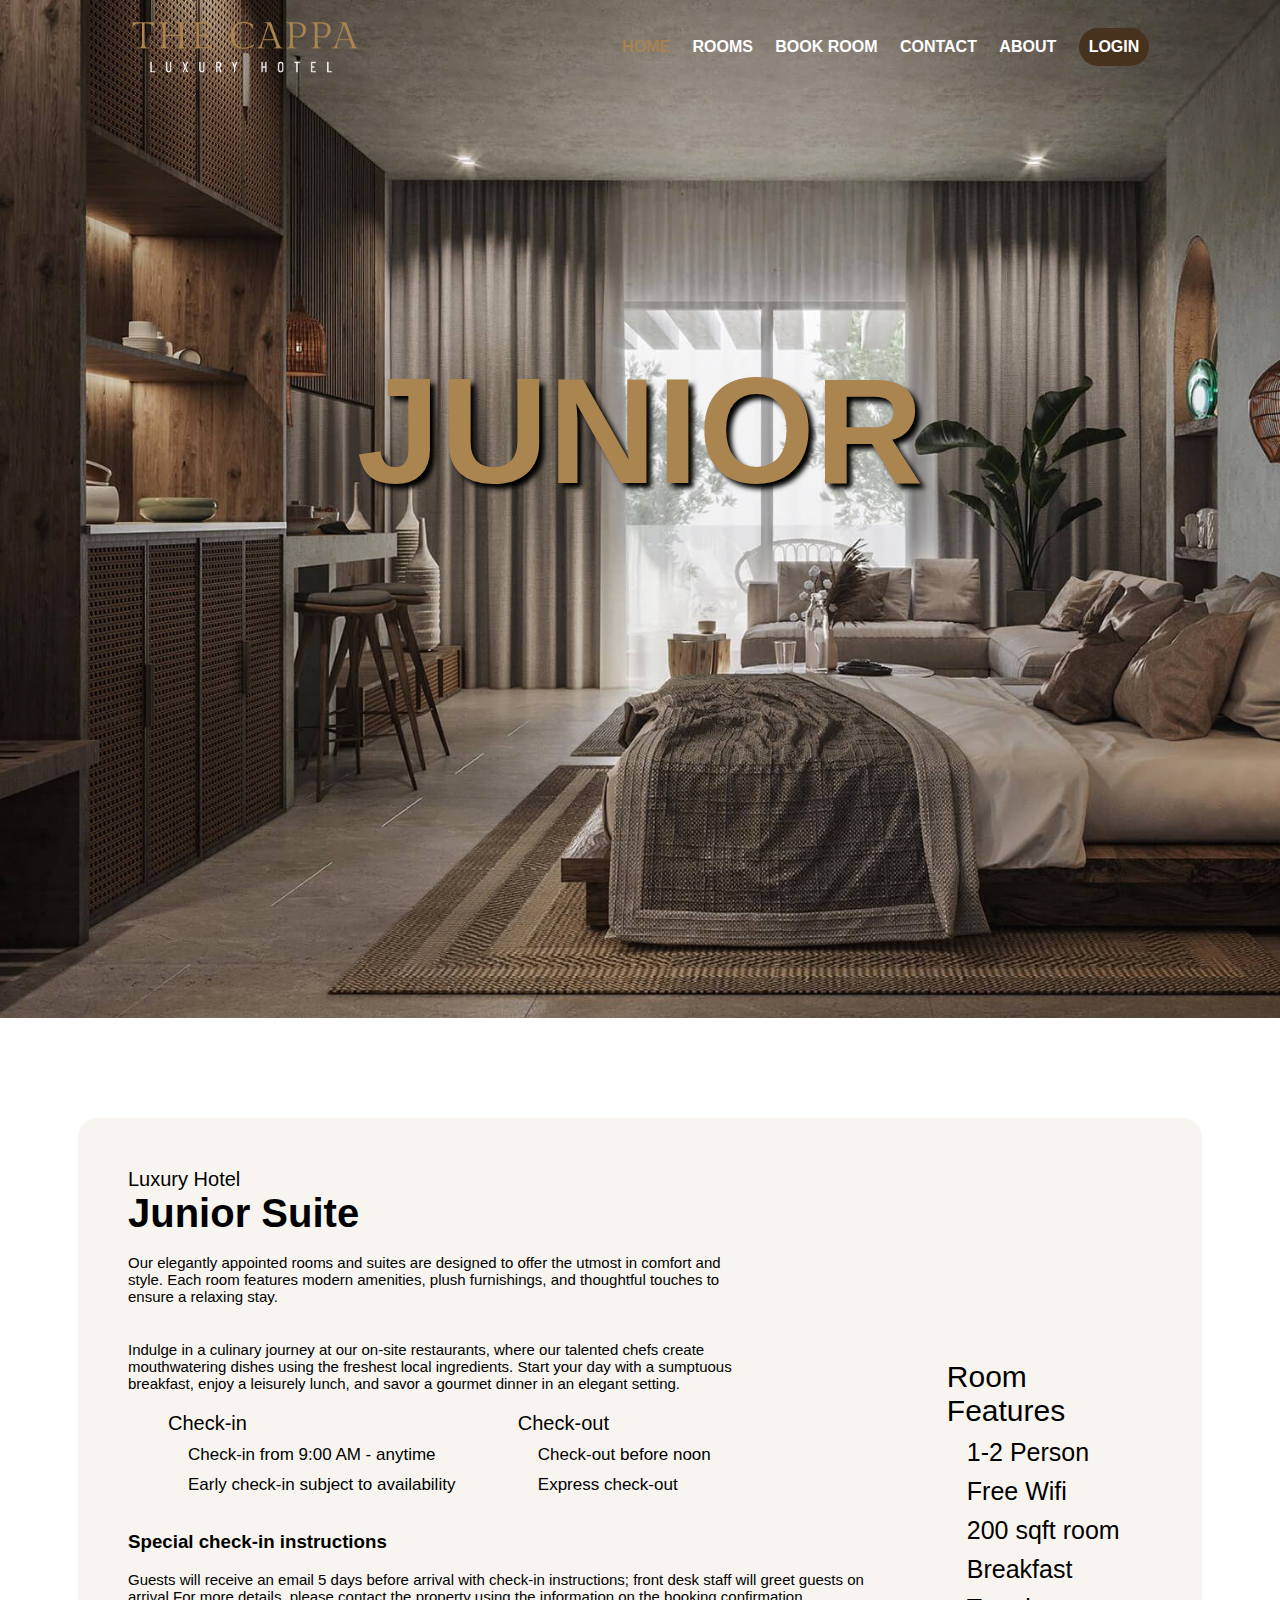
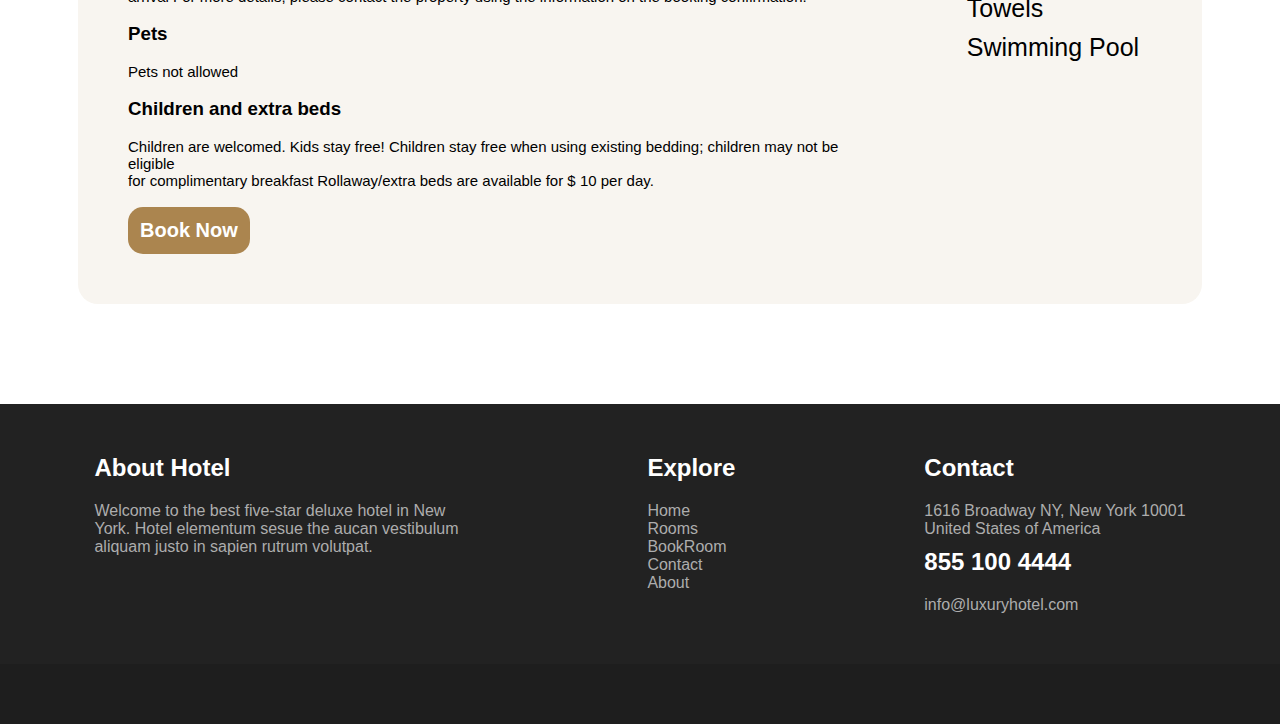
<file: junior.html>
<!DOCTYPE html>
<html lang="en">
<head>
    <meta charset="UTF-8">
    <meta name="viewport" content="width=device-width, initial-scale=1.0">
    <link rel="stylesheet" href="assets/details.css">
    <title>Junior Suite</title>
</head>
<body>
    
    <!-- Navigator -->
    <div class="main">
        
    <nav  class="container" >
        <div>
        <img src="./assets/images/logo.png" alt="logo">
        <ul>
            <a href="index.html"><li style="color: #A98353;">HOME</li></a>
            <a href="rooms.html"><li>ROOMS</li></a>
            <a href="bookRoom.html"><LI>BOOK ROOM</LI></a>
            <a href="contact.html"><li>CONTACT</li></a>
            <a href="about.html"><li>ABOUT</li></a>
            <a href="login.html"><li class="llll">LOGIN</li></a>
        </ul>
        </div>
    </nav>
    <header>
        <h2>JUNIOR</h2>
    </header>
    </div>
    <!-- End of Navigator -->

    <!-- Room Details -->
    <section class="listaya">
    <div class="room-details">
        <h1>Luxury Hotel</h1>
        <h2>Junior Suite</h2><br>
        <p>Our elegantly appointed rooms and suites are designed to offer the utmost in comfort and<br> style. Each room features modern amenities, plush furnishings, and thoughtful touches to<br> ensure a relaxing stay.</p>
        <br><br>
        <p>Indulge in a culinary journey at our on-site restaurants, where our talented chefs create<br> mouthwatering dishes using the freshest local ingredients. Start your day with a sumptuous<br> breakfast, enjoy a leisurely lunch, and savor a gourmet dinner in an elegant setting.</p>
    
    <section class="checklist">
        <ul>Check-in
            <li>Check-in from 9:00 AM - anytime</li>
            <li>Early check-in subject to availability</li>
        </ul>
        <ul>Check-out
            <li>Check-out before noon</li>
            <li>Express check-out</li>
        </ul>
    </section>
    <br><br>
    <h3>Special check-in instructions</h3><br>

    <p>Guests will receive an email 5 days before arrival with check-in instructions; front desk staff will greet guests on<br>arrival For more details, please contact the property using the information on the booking confirmation.</p><br>

    <h3>Pets</h3><br>
    <p>Pets not allowed</p>
    <br>
    <h3>Children and extra beds</h3><br>
    <p>Children are welcomed. Kids stay free! Children stay free when using existing bedding; children may not be eligible<br>for complimentary breakfast Rollaway/extra beds are available for $ 10 per day.<br></p>
    <br>
    <a href="bookRoom.html"><button>Book Now</button></a>



    </div>
    <div><ul>Room Features
        <li>1-2 Person</li>
        <li>Free Wifi</li>
        <li>200 sqft room</li>
        <li>Breakfast</li>
        <li>Towels</li>
        <li>Swimming Pool</li>
    </ul></div>
    

    </section>
    

        

    

    <!-- End of Room Details -->



    <!-- footer -->

    <footer>
        <div class="details">
        <div class="box1">
            <h2>About Hotel</h2>
            <p>Welcome to the best five-star deluxe hotel in New <br> York. Hotel elementum sesue the aucan vestibulum <br> aliquam justo in sapien rutrum volutpat.</p>
        </div>
        <div class="box1">
            <h2>Explore</h2>
            <a href="./index.html"><li>Home</li></a>
            <a href="./rooms.html"><li>Rooms</li></a>
            <a href="bookRoom.html"><li>BookRoom</li></a>
            <a href="contact.html"><li>Contact</li></a>
            <a href="about.html"><li>About</li></a>
        </div>
        <div class="box1">
            <h2>Contact</h2>
            <p style="padding-bottom: 10px;">1616 Broadway NY, New York 10001 <br> United States of America</p>
            <h2> 855 100 4444</h2>
            <p>info@luxuryhotel.com</p>
        </div>
        </div>
        <div class="copyright">
            
        </div>
    </footer>
</body>
</html>
</file>
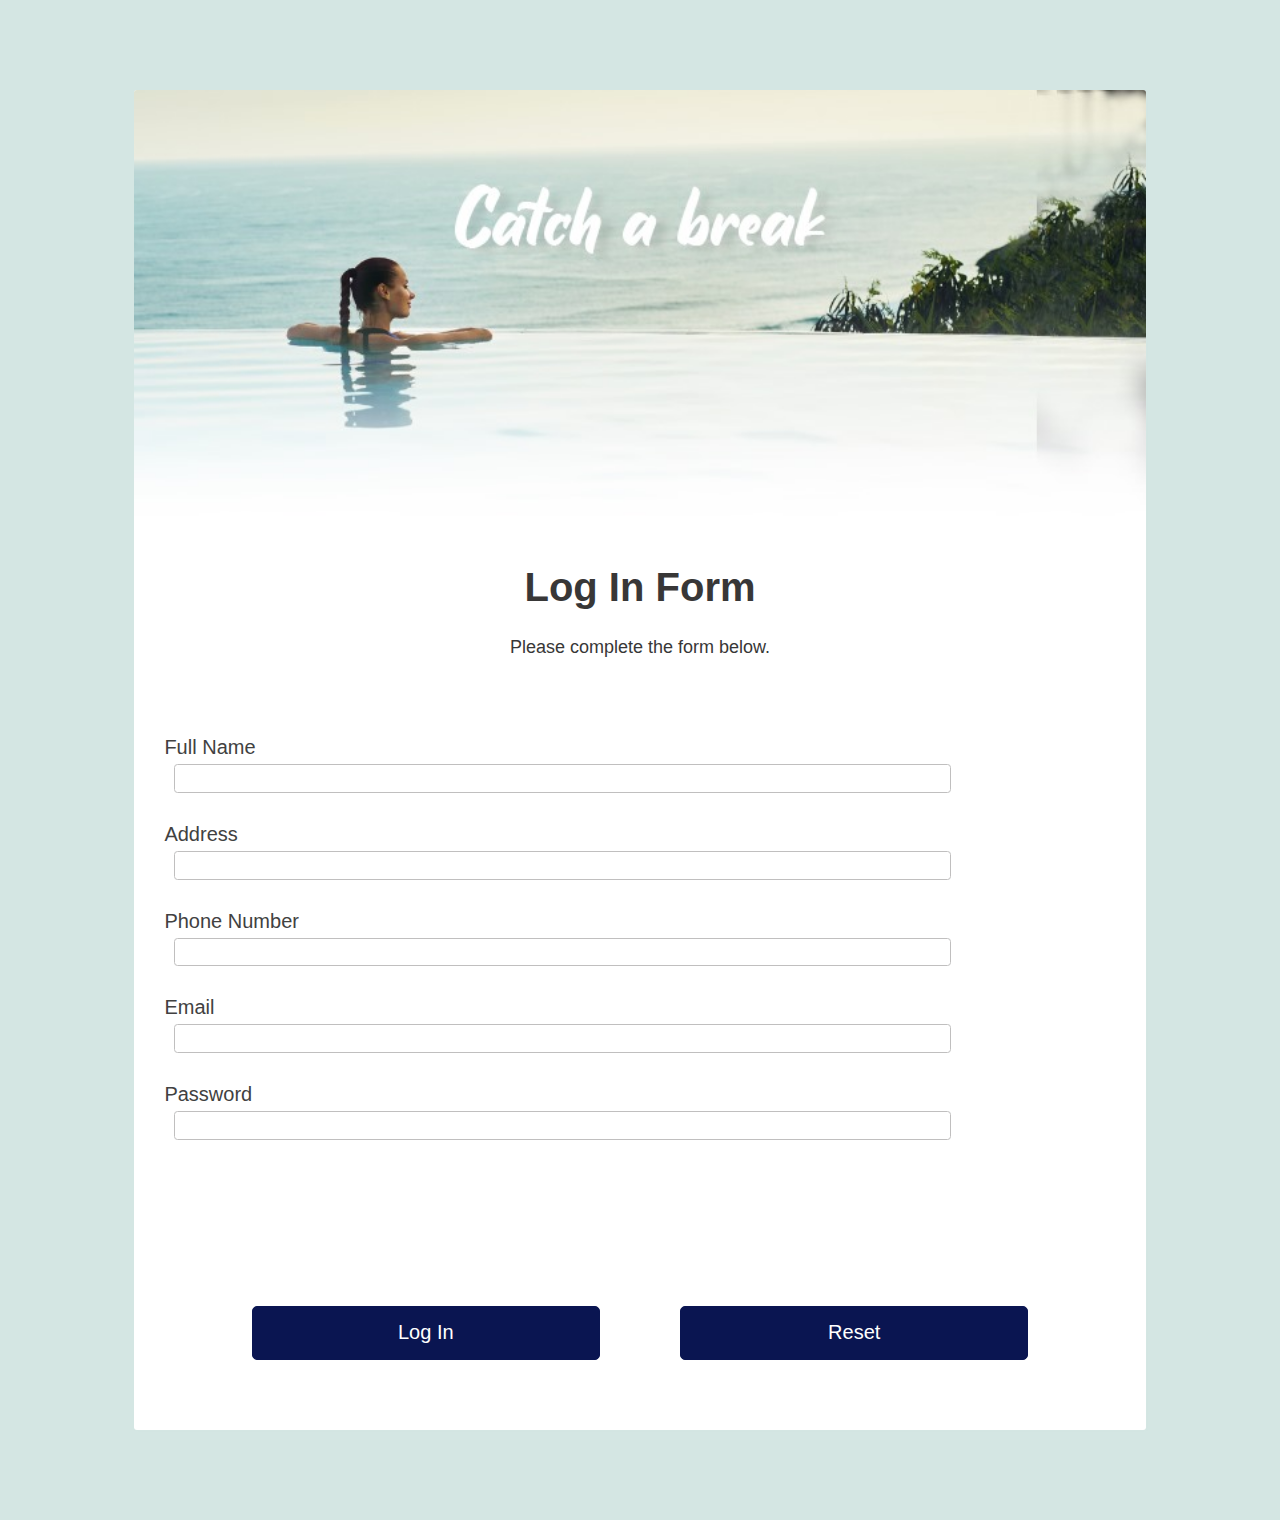
<file: login.html>
<html lang="en">
<head>
    <meta charset="UTF-8">
    <meta name="viewport" content="width=device-width, initial-scale=1.0">
    <title>Log In </title>
    <link rel="stylesheet" href="assets/bookroom.css">
    <script></script>
</head>
<body class="bookForm" background-color="#D4E6E3 ">
    <div class="formDiv" >
        <div class="img">
            <img src="assets/images/pic1.png">
        </div>
        <div class="hd1">
            <h1>
                Log In Form
            </h1>
            <p style="font-size: 18px;">Please complete the form below.</p>
        </div>
        <form method="get" action="index.html" class="bRoomForm">
            <label for="name">
                Full Name
            </label>
            <input class="i1 ip" id="name" name="name" type="text" required>

            <label for="add">
                Address
            </label>
            <input class="i1 ip" id="add" name="add" type="text" required>

            <label for="phone">
                Phone Number
            </label>
            <input class="i1 ip" id="phone" name="phone" type="number" required>

            <label for="mail">
                Email
            </label>
            <input class="i1 ip" id="mail" name="mail" type="email" required>

            <label for="pass">
                Password
            </label>
            <input class="i1 ip" id="pass" name="pass" type="password" required>
            


            <div class="bdiv">
                <button type="submit">
                    Log In</button>
                <button type="reset">Reset</button>
            </div>
            
        </form>
    </div>
</body>
</html>
</file>
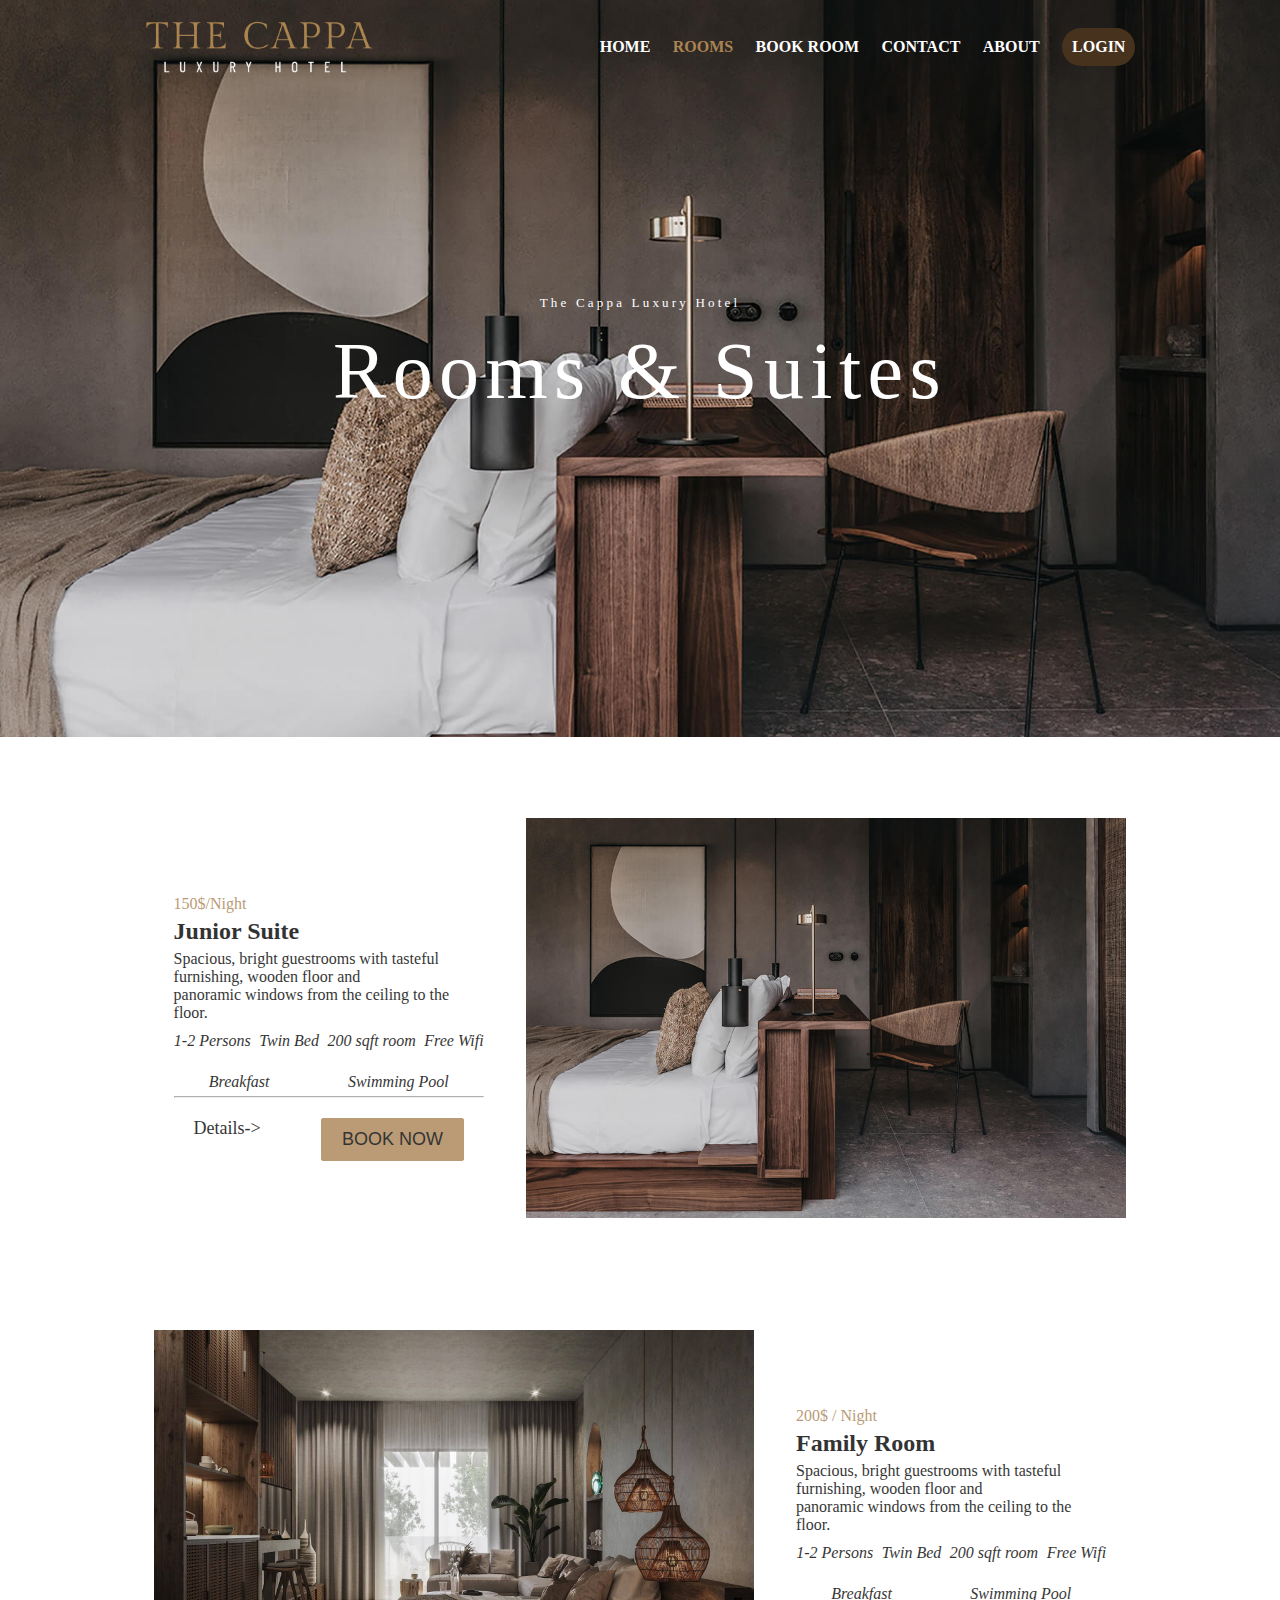
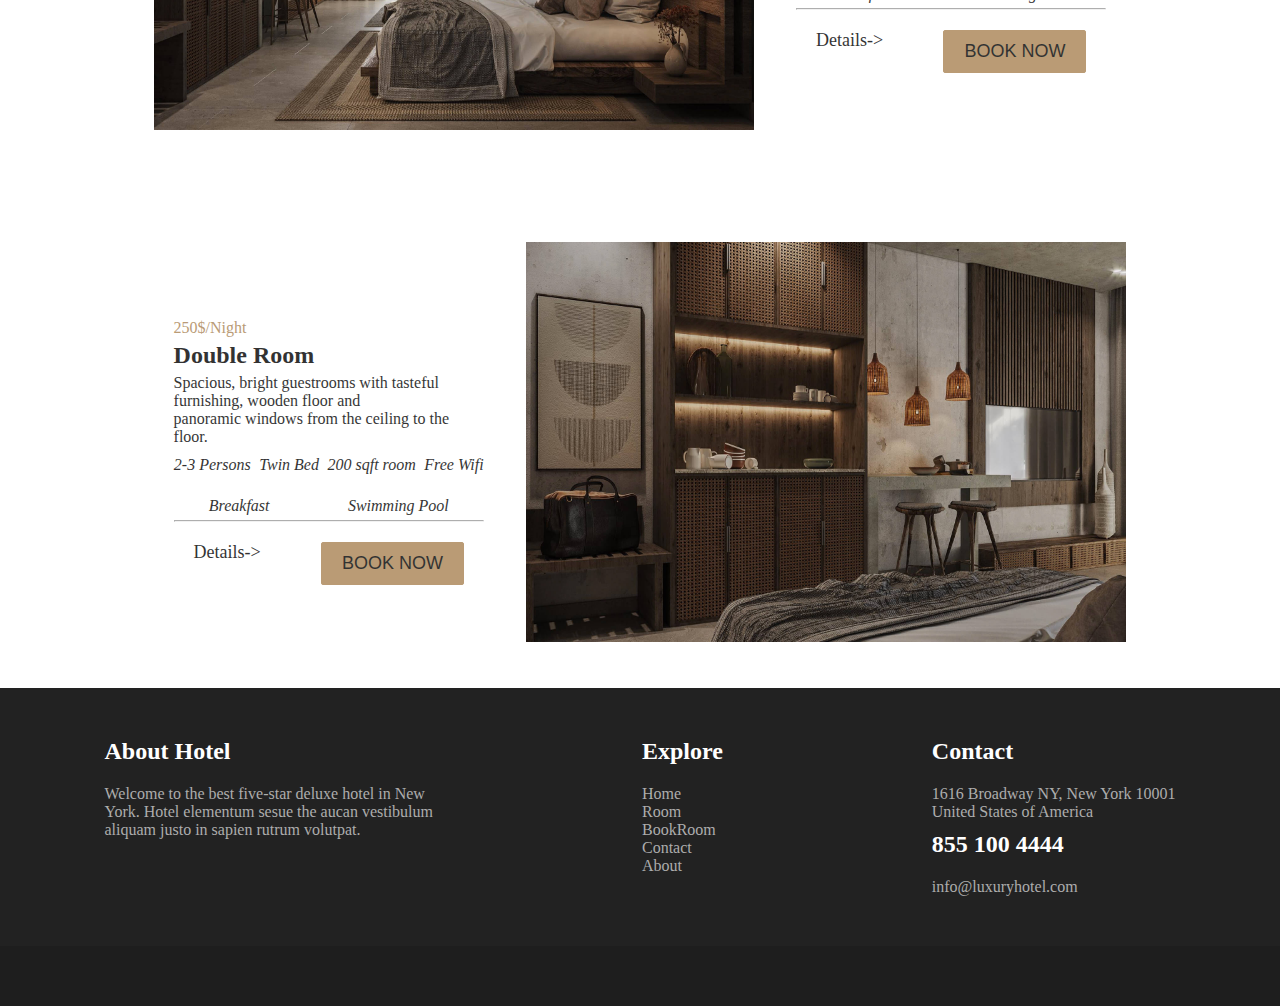
<file: rooms.html>
<!DOCTYPE html>
<html lang="en">
<head>
    <meta charset="UTF-8">
    <meta name="viewport" content="width=device-width, initial-scale=1.0">
    <link rel="stylesheet" href="assets/rooms.css">
    <link rel="stylesheet" href="https://cdnjs.cloudflare.com/ajax/libs/font-awesome/6.7.1/css/all.min.css" integrity="sha512-5Hs3dF2AEPkpNAR7UiOHba+lRSJNeM2ECkwxUIxC1Q/FLycGTbNapWXB4tP889k5T5Ju8fs4b1P5z/iB4nMfSQ==" crossorigin="anonymous" referrerpolicy="no-referrer" />
    <title>Rooms</title>
</head>
<body>
    <!-- nav -->
    <section class="nav_header">
        <nav  class="container">
            <div>
            <img src="./assets/images/logo.png" alt="logo">
            <ul>
                <a href="index.html"><li >HOME</li></a>
                <a href="rooms.html"><li style="color: #A98353;">ROOMS</li></a>
                <a href="bookRoom.html"><LI>BOOK ROOM</LI></a>
                <a href="contact.html"><li>CONTACT</li></a>
                <a href="about.html"><li>ABOUT</li></a>
                <a href="login.html"><li class="llll">LOGIN</li></a>
            </ul>
            </div>
        </nav>
        <!-- header -->
    <header class="container">
        <h2>The Cappa Luxury Hotel</h2>
        <h2>Rooms & Suites</h2>
    </header>
    </section>
    <!-- section -->
    <section class="container">
            <div class="box1">
                <div class="details">
                    <p style="color: #A98353;">150$/Night</p>
                    <h2>Junior Suite</h2>
                    <p>Spacious, bright guestrooms with tasteful furnishing, wooden floor and <br> panoramic windows from the ceiling to the floor.</p>
                    <div class="icon">
                        <i class="fa-solid fa-people-group"> 1-2 Persons</i>
                        <i class="fa-solid fa-bed"> Twin  Bed</i>
                        <i class="fa-solid fa-clock">200 sqft room</i>
                        <i class="fa-solid fa-wifi">Free Wifi</i>
                        <i class="fa-solid fa-mug-saucer">Breakfast</i>
                        <i class="fa-solid fa-water-ladder"> Swimming Pool</i>
                    </div>
                    <hr>
                    <div class="buttons">
                        <a href="junior.html" style="color: black;">Details-></a>
                        <a href="bookRoom.html"><button>BOOK NOW</button></a>
                    </div>
                </div>
                <img src="./assets/images/4.jpg" alt="">
            </div>
        <!-- second photo -->
        <div class="box1">
            <img src="assets/images/3.jpg" alt="photo">
            <div class="details">
                <p style="color: #A98353;">200$ / Night</p>
                <h2>Family Room</h2>
                <p>Spacious, bright guestrooms with tasteful furnishing, wooden floor and <br> panoramic windows from the ceiling to the floor.</p>
                <div class="icon">
                    <i class="fa-solid fa-people-group"> 1-2 Persons</i>
                    <i class="fa-solid fa-bed"> Twin  Bed</i>
                    <i class="fa-solid fa-clock">200 sqft room</i>
                    <i class="fa-solid fa-wifi">Free Wifi</i>
                    <i class="fa-solid fa-mug-saucer">Breakfast</i>
                    <i class="fa-solid fa-water-ladder"> Swimming Pool</i>
                </div>
                <hr>
                <div class="buttons">
                    <a href="family.html" style="color: black;">Details-></a>
                    <a href="bookRoom.html"><button>BOOK NOW</button></a>
                </div>
            </div>
        </div>
    <!-- third photo -->
    <div class="box1">
        <div class="details">
            <p style="color: #A98353;">250$/Night</p>
            <h2>Double Room</h2>
            <p>Spacious, bright guestrooms with tasteful furnishing, wooden floor and <br> panoramic windows from the ceiling to the floor.</p>
            <div class="icon">
                <i class="fa-solid fa-people-group"> 2-3 Persons</i>
                <i class="fa-solid fa-bed"> Twin  Bed</i>
                <i class="fa-solid fa-clock">200 sqft room</i>
                <i class="fa-solid fa-wifi">Free Wifi</i>
                <i class="fa-solid fa-mug-saucer">Breakfast</i>
                <i class="fa-solid fa-water-ladder"> Swimming Pool</i>
            </div>
            <hr>
            <div class="buttons">
                <a href="double.html" style="color: black;">Details-></a>
                <a href="bookRoom.html"><button>BOOK NOW</button></a>
            </div>
        </div>
        <img src="./assets/images/2 (1).jpg" alt="photo">
    </div>
</section>
<!-- footer -->
<footer>
    <div class="details">
    <div class="box1">
        <h2>About Hotel</h2>
        <p>Welcome to the best five-star deluxe hotel in New <br> York. Hotel elementum sesue the aucan vestibulum <br> aliquam justo in sapien rutrum volutpat.</p>
    </div>
    <div class="box1">
        <h2>Explore</h2>
        <a href="./index.html"><li>Home</li></a>
        <a href="./rooms.html"><li>Room</li></a>
        <a href="bookRoom.html"><li>BookRoom</li></a>
        <a href="contact.html"><li>Contact</li></a>
        <a href="about.html"><li>About</li></a>
    </div>
    <div class="box1">
        <h2>Contact</h2>
        <p style="padding-bottom: 10px;">1616 Broadway NY, New York 10001 <br> United States of America</p>
        <h2> 855 100 4444</h2>
        <p>info@luxuryhotel.com</p>
    </div>
    </div>
    <div class="copyright">
    
    </div>
</footer>
</body>
</html>
</file>
<file: assets/home.css>
*
{
    margin: 0;
    padding: 0;
    font-family: 'Barlow', sans-serif;
}
a
{
    color: white;
    text-decoration: none;
}
.container
{
    width: 80%;
    margin: 0 auto;
}
section.nav_header
{
    background-image: url('./images/nav2.jpg');
    background-repeat: no-repeat;
    background-attachment: fixed;
    background-size:cover;
}
/* NAV */
nav
{
    padding: 20px;
    position: sticky;
}
nav div
{
    display: flex;
    align-items: center;
    justify-content: space-around;
}
nav img
{
    width: 230px;
}
nav ul
{
    display: flex;
    align-items: center;
    gap: 1.4rem;
    list-style-type: none;
}
nav ul li
{
    color: #fff;
    font-size: medium;
    font-weight: 600;
}
nav ul  a:hover li
{
    color: #A98353;
    transition-duration: .5s;
}
/* END NAV */

/* HEADER */
header
{
    text-align: center;
    padding-bottom:40px ;
}
header h2:nth-child(1)
{
    margin-top: 200px ;
    color: #fff;
    font-size: small;
    font-weight: 400;
    letter-spacing: .2rem;

}
header h2:nth-child(2)
{
    margin-top: 15px;
    color: #fff;
    font-size:80px;
    font-weight: 400;
    letter-spacing: .4rem;
}
header button
{
    margin-top: 20px;
    background-color: transparent;
    letter-spacing: .1rem;
    padding: 15px 30px 15px 30px;
    color: #fff;
    margin-bottom: 150px;
    border: 1px solid #fff;
    border-radius: 10px;
}
header button:hover
{
    background-color: #fff;
    opacity: 0.7;
    color: black;
}
/* END HEADER */

/* SECTION 1 */
section.box1
{
    display: flex;
    align-items: center;
    gap: 1.4rem;
    margin-top: 50px;
    padding: 30px;
    background-color:#FFFFFF;
}
section.box1 h2
{
    margin-top: 10px;
    color: black;
    font-size: 40px;
    font-weight: 600;
    letter-spacing: .2rem;
}
section.box1 p,
section.section4 div.services div p
{
    margin-top: 10px;
    color: black;
    font-size: 15px;
    font-weight: 400;
    letter-spacing: .1rem;
}
section.box1 img
{
    width: 400px;
    height: 400px;
}
/* END SECTION 1 */

/* SECTION 2 */
section.section2
{
    background-color: #F8F5F0;
    margin-top: 50px;
    padding: 30px;
    border-radius: 20px;
}
section.section2 img
{
    width: 350px;
    height: 400px;
    object-fit: cover;
    border-radius: 20px;
}
section.section2 div.fig
{
    display: flex;
    align-items: center;
    justify-content: space-around;
    margin-bottom: 20px;
}
section.section2 div.fig figcaption
{
    text-align: center;
    padding: 15px;
    color: black;
    font-size: 20px;
    font-weight: 400;
    letter-spacing: .1rem;
    background-color: #A98353;
    border: 1px solid black;
    border-radius: 20px;
}
section.section2 div.fig figure:hover
{
    transform:scale(1.05) ;
    transition-duration: .5s;
}
section.section2 p
{
    margin: 5px 10px 10px 10px;
    color: black;
    font-size: 20px;
    font-weight: 600;
    letter-spacing: .2rem;
    padding: 10px;
}
section.section2 h2
{
    margin: 10px 10px 10px 5px;
    color: black;
    font-size: 40px;
    font-weight: 600;
    letter-spacing: .2rem;
    padding: 10px;

}
/* END SECTION 2 */

/* SECTION 3 */
section.section3
{
    background-image: url('./images/nav2.jpg');
    text-align: center;
    padding: 200px;
}
section.section3 p
{
    margin: 5px 10px 10px 10px;
    color: white;
    font-size: 30px;
    font-weight: 600;
    letter-spacing: .2rem;
    padding: 10px;
}
section.section3 h2
{
    margin: 10px 10px 10px 5px;
    color: white;
    font-size: 80px;
    font-weight: 600;
    letter-spacing: .2rem;
    padding: 10px;
}
section.section3 video
{
    border-radius: 10px;
    
}
/* END SECTION 3 */

/* SECTION 4 */
section.section4
{
    background-color: #F8F5F0;
    margin: 40px auto;
    padding: 30px;
    border-radius: 20px;
}
section.section4 div.services
{
    display: flex;
    align-items: center;
    justify-content: space-around;
    margin-bottom: 20px;
    gap: 1.4rem;
}

section.section4 div.services div
{
    background-color: #FFFFFF;
    border-width: 15px;
    border-radius: 20px;
    padding: 20px;
}
section.section4 div.services div:hover
{
    transform: scale(1.1);
    transition-duration: .5s;
}
section.section4 div.services div h2
{
    color: black;
    letter-spacing: .1rem;
    font-weight: 800;
    font-size: 20px;
}

/* END SECTION 4 */
/* footer */
footer .details{
    display: flex;
    justify-content: space-around;
    background-color: #222222;
    padding-top: 50px;
    padding-bottom: 50px;
    margin-top: 15px;
}
footer h2{
    margin-bottom: 20px;
    color: #FFFFFF;
}
footer p{
    color:#ADADAD;
}
footer a{
    color:#ADADAD;
    list-style: none;
}
footer a li:hover{
    color: #A98353;
    transition-duration: .5s;
    transform: scale(1.1);
}
footer .copyright{
    background-color:#1E1E1E;
    text-align: center;
    padding-top: 30px;
    padding-bottom: 30px;
}
footer .copyright p{
    color:#ADADAD;
}
/* END FOOTER */
.llll
{
    background-color: rgb(71, 50, 30);
    padding: 10px;
    border-radius: 20px;
}
.llll:hover
{
    background-color: transparent;
}
</file>
<file: assets/about.css>
body{
    margin: 0;
    padding: 0;
    height: 100%;
    overflow-x: hidden;
}
nav
{
    padding: 20px;
    position: sticky;
}
nav div
{
    display: flex;
    align-items: center;
    justify-content: space-around;
}
nav img
{
    width: 230px;
}
nav ul
{
    display: flex;
    align-items: center;
    gap: 1.4rem;
    list-style-type: none;
}
nav ul li
{
    color: #fff;
    font-size: medium;
    font-weight: 600;
}
nav ul  a:hover li
{
    color: #A98353;
    transition-duration:0.5s;
}
a
{
    color: white;
    text-decoration:none;
}
#abt_p{
    text-align: left;
    margin-left: 2px;
    padding: 1px;
    text-transform:uppercase;
    font-size: 16px;
    padding-left: 2px;
    letter-spacing: 2px;
    margin-top: -7%;
    font-family: 'Barlow Condensed', sans-serif;
}
.abt_d2{
    margin-top: 5%;
    width: 40%;
    padding: 12px;
    height: 40%;
    float: left;
}
.abt_img{
    float: left;
    width: 42%;
    background-color:rgba(245, 193, 95, 0.301);
    border-radius: 5px;
    margin-left: 15%;
    margin-top: 5%;
    padding: 1px;
    display: flex;
    flex-direction: column;
}
.abt_img2{
    float: left;
    width: 42%;
    background-color:rgba(245, 193, 95, 0.301);
    border-radius: 5px;
    margin-left: 60%;
    margin-top: -66%;
    padding: 1px;
    display: flex;
    flex-direction: column;
}
.abt_d3{
    width: 50%;
    margin-left: 35%;
    padding: 26px;
    border-radius: 12px;
    padding-left: 20px;
    margin-top: 5%;
    height: 380px;
    display: flex;
    flex-direction: column;
}
#abt_h{
    text-align: left;
    margin-left: 1px;
    padding: 1px;
    font-family: 'Gilda Display', serif;
    text-transform:capitalize;
    font-size: 40px;
    padding-left: 2px;
    margin-top: -2%;
}
#abt_p1{
    font-family: 'Barlow', sans-serif;
    text-align: left;
    margin-left: 1px;
    padding: 1px;
    text-transform:capitalize;
    font-size: 18px;
    padding-left: 2px;
    margin-top: 6%;
}
.abt_d4{
    width: 100%;
    padding: 12px;
    height: 100%;
    border: 1px solid black;
    background-color:black;
    color: white;
    margin-top: 200px;
    opacity: 0.8;
}
#abt_p2{
    text-align: left;
    margin-left: 2px;
    padding: 1px;
    text-transform:uppercase;
    font-size: 19px;
    padding-left: 2px;
    letter-spacing: 5px;
    margin-top: 12%;
    font-family: 'Barlow Condensed', sans-serif;
    color: #aa8453;
}
.abt_d5{
    width: 40%;
    padding: 30px;
    height: 60%;
    color: white;
}
#abt_h2{
    text-align: left;
    margin-left: 1px;
    padding: 1px;
    font-family: 'Gilda Display', serif;
    text-transform:capitalize;
    font-size: 40px;
    padding-left: 2px;
    margin-top: 2%;
}
#abt_p3{
    font-family: 'Barlow', sans-serif;
    text-align: left;
    margin-left: 12px;
    padding: 20px;
    text-transform:capitalize;
    font-size: 18px;
}
.abt_d6{
    width: 30%;
    padding: 10px;
    height: 60%;
}
.abt_img3{
    float: right;
    width: 90%;
    background-color:rgba(0, 0, 0, 0.301);
    border-radius: 5px;
    margin-right: -220%;
    margin-top: -80%;
    padding: 1px;
    padding-top: 30px;
}
.abt_d8{
    display: flex;
    flex-direction: row;
}
.abt_img4{
    float: left;
    width: 20%;
    background-color:rgba(245, 193, 95, 0.301);
    border-radius: 5px;
    margin-left: 2%;
    margin-top: 1%;
    padding: 1px;
}
#abt_p4{
    text-align: center;
    margin-left: 2px;
    padding: 1px;
    text-transform:uppercase;
    font-size: 19px;
    padding-left: 2px;
    margin-top: 20%;
    font-family: 'Barlow Condensed', sans-serif;
    color: #aa8453;
}
#abt_p5{
    font-family: 'Barlow Condensed', sans-serif;
    text-align: left;
    margin-left: 1px;
    padding: 1px;
    letter-spacing: 5px;
    padding-left: 2px;
    text-transform:capitalize;
    font-size: 18px;
    padding-left: 20px;
    margin-top: 5%;
}
#abt_h3{
    text-align: left;
    margin-left: 1px;
    padding: 1px;
    font-family: 'Gilda Display', serif;
    text-transform:capitalize;
    font-size: 40px;
    padding-left: 20px;
    margin-top: 0.5%;
    letter-spacing: 3px;
}
/* footer */
footer .details{
    display: flex;
    justify-content: space-around;
    background-color: #222222;
    padding-top: 50px;
    padding-bottom: 50px;
    margin-top: 15px;
}
footer h2{
    margin-bottom: 20px;
    color: #FFFFFF;
}
footer p{
    color:#ADADAD;
}
footer a{
    color:#ADADAD;
    list-style: none;
}
footer a li:hover{
    color: #A98353;
    transition-duration: .5s;
    transform: scale(1.1);
}
footer .copyright{
    background-color:#1E1E1E;
    text-align: center;
    padding-top: 30px;
    padding-bottom: 30px;
}
footer .copyright p{
    color:#ADADAD;
}
.llll
{
    background-color: rgb(71, 50, 30);
    padding: 10px;
    border-radius: 20px;
}
.llll:hover
{
    background-color: transparent;
}
</file>
<file: assets/bookroom.css>
.bookForm {
    background-color:#D4E6E3 ;
}

.formDiv{
    margin:10vh auto ;
    width: 80%;
    background-color: white;
    
    border-radius: 3px;
    box-shadow: 1px 1px 1px #d4e6e3aa;
}

.img{
    width: 100%;
    border-radius: 3px;
    
}

.img img {
    width: 100%;
    border-radius: 3px;
}

.hd1{
    text-align: center;
    font-family:sans-serif ;
    font-size: 20px;
    color: rgb(56, 55, 55);
}

.bRoomForm {
    padding: 30px 20px;
}

.bRoomForm > label{
    color: rgb(65, 65, 65);
    font-family: sans-serif;
    font-size: 20px;
    margin: 30px 10px 5px 10px  ;
    display: block;
}

.guestp{
    color: rgb(65, 65, 65);
    font-family: sans-serif;
    font-size: 20px;
    margin: 30px 10px 5px 10px  ;
    display: block;
}


.ip[type="text"]:hover ,.ip[type="number"]:hover,.ip[type="date"]:hover ,.ip[type="email"]:hover ,.ip[type="password"]:hover {
    box-shadow: 0 0 0 2px rgba(46, 105, 255, .25);
    border-color:  rgba(46, 105, 255, .5); 
}

/*input[type="text"]:hover ,input[type="number"]:hover,input[type="date"]:hover ,input[type="email"]:hover ,input[type="password"]:hover {
    box-shadow: 0 0 0 2px rgba(46, 105, 255, .25);
    border-color:  rgba(46, 105, 255, .5); 
}*/

/*input[type="text"]:focus ,input[type="number"]:focus,input[type="date"]:focus ,input[type="email"]:focus ,input[type="password"]:focus  {
    border-color:#2e69ff; 
    box-shadow: 0 0 0 3px rgba(46, 105, 255, .25);
    outline-width: 0;
}*/
.ip[type="text"]:focus ,.ip[type="number"]:focus,.ip[type="date"]:focus ,.ip[type="email"]:focus ,.ip[type="password"]:focus  {
    border-color:#2e69ff; 
    box-shadow: 0 0 0 3px rgba(46, 105, 255, .25);
    outline-width: 0;
}



.bRoomForm .i1{
    border: 1.8px solid rgb(192, 191, 191);
    border-radius: 3.5px ;
    height: 23px;
    width: 80%;
    margin-left: 20px;
    height: 1.8rem;
}




.d1 {
    display: flex;
    align-items: center;
}

.i2{
    margin-left: 20px;
}



.roomDetails p{
    color: rgb(65, 65, 65);
    font-family: sans-serif;
    font-size: 20px;
    margin-left: 10px;
}

.roomDetails label {
    color: rgb(65, 65, 65);
    font-family: sans-serif;
    font-size: 18px;
    margin-right: 30px;
}

.bdiv{
    width: 80%;
    display: flex;
    flex-direction: row;
    align-items: center;
    margin: 40px auto ;
    gap: 5rem;
    height: 20vh;
}
.bdiv button , .bdiv a{
    flex-basis: 50%;
    align-self: flex-end;
    height: 30%;
    border:#0a1551 1px solid ;
    background-color: #0a1551;
    color: white;
    font-family: sans-serif;
    font-size: 20px;
    border-radius: 5px ;
    text-decoration: none;
}

.guestdiv{
    width: 50%;
    display: flex;
    flex-direction: row;
    align-items: flex-start;
    gap: 1.4rem;
    height: 15vh;
    margin-left: 10px;
}

.guestdiv button{
    flex-basis: 20%;
    align-self: flex-start;
    height: 30%;
    border:#0a1551 1px solid ;
    background-color: white;
    color: rgb(87, 87, 87);
    font-family: sans-serif;
    font-size: 18px;
    border-radius: 5px ;
    text-decoration: none;
}
.llll
{
    background-color: rgb(71, 50, 30);
    padding: 10px;
    border-radius: 20px;
}
.llll:hover
{
    background-color: transparent;
}
</file>
<file: assets/contact.css>
body {
    margin: 0;
    padding: 0;
    font-family: Arial, sans-serif;
    height: 100%;
    overflow-x: hidden;
}

#background{
    background-image: url('images/background.jpg');
    background-size: cover;
    background-attachment: fixed;
    background-position: center;
    height: 100%;

}
nav
{
    padding: 20px;
    position: sticky;
}
nav div
{
    display: flex;
    align-items: center;
    justify-content: space-around;
}
nav img
{
    width: 230px;
}
nav ul
{
    display: flex;
    align-items: center;
    gap: 1.4rem;
    list-style-type: none;
}
nav ul li
{
    color: #fff;
    font-size: medium;
    font-weight: 600;
}
nav ul  a:hover li
{
    color: #A98353;
    transition-duration: .5s;
}
a
{
    color: white;
    text-decoration: none;
}

#firstrow {
    text-align: center;
    margin: 50px 0;
    color: black;
    height: 200px;
}

#firstrow h3 {
    font-size: 1.5em;
    margin-bottom: 10px;
}

#firstrow h1 {
    font-size: 3.4rem;
    font-weight: bolder;
    text-shadow: 5px 5px 5px #584629;
    font-family: monospace;
    letter-spacing: 2px;
    color: white;
}

#secondRow {
    display: flex;
    justify-content: space-between;
    margin-right:  160px ;
    margin-left: auto;
    padding: 20px;
    gap: 50px;
    background-color:white;
    width: 80%;
    border: 2px solid rgba(185, 171, 171, 0.712);
    border-radius: 2px solid ;
    opacity: 0.8;
}

#firstcoloumn, #secondcoloumn {
    width: 45%; 
    background-color:  rgba(255, 255, 255, 0.705);
    padding: 30px;
   
    border-radius: 8px;
}
#firstcoloumn h1 {
    font-size: 2em;
    margin-bottom: 20px;
}

#firstcoloumn h3 {
    font-size: 1.1em;
    color: #555;
    line-height: 1.6em;
}


#secondcoloumn h1 {
    font-size: 2em;
    margin-bottom: 20px;
}

#secondcoloumn label {
    display: block;
    font-weight: bold;
    margin-bottom: 5px;
    color: #333;
}

#secondcoloumn input, #secondcoloumn textarea {
    width: 70%;
    padding: 10px;
    margin-bottom: 15px;
    border: 1px solid #ccc;
    border-radius: 4px;
    font-size: 1em;
}

#secondcoloumn button {
    padding: 10px 20px;
    background-color: rgb(165, 87, 42);
    color: white;
    border: none;
    border-radius: 4px;
    font-size: 1em;
    width: 73.5%;
    font-weight: bold;
}

#secondcoloumn button:hover {
    background-color: #8a722f;
}


#thirdrow {
    text-align: center;
    margin: 50px 0;
    padding: 20px;
    background-color:rgba(255, 255, 255, 0.774);
    box-shadow: 0 4px 10px rgba(0, 0, 0, 0.1);
    border-radius: 8px;
    width: 80%;
    margin-right:  160px ;
    margin-left: auto; 
    border: 2px solid rgba(185, 171, 171, 0.712);
    border-radius: 2px solid ;
    padding-bottom: 100px;
}

#thirdrow p {
    font-size: 1.2em;
    color: #555;
    line-height: 1.6em;
}

.upperdiv{
            
    margin: 50px;
    background-color: rgba(255, 255, 255, 0.774);
    padding-left: 30px;
}
.p11{
   text-align: center;
   margin-bottom: 0;
   font-size: larger;
   
 }
.costerclass{
    display: inline-block;
    width: 400px;
    height: 500px;
    border: 3px solid black;
    padding: 40px;
    margin: 30px;
    background-color:rgba(255, 255, 255, 0.774);
    
}
.costerclass:hover{
    background-color: rgba(218, 195, 195, 0.774);
    border: white 4px solid;
}

.coimg{
    width: 100%;
    height: 400px;
    border: 3px solid black;
}
.cdes{
    font-size: xx-large;
    text-align: center;
}
footer .details{
    display: flex;
    justify-content: space-around;
    background-color: #222222;
    padding-top: 50px;
    padding-bottom: 50px;
    margin-top: 15px;
}
footer h2{
    margin-bottom: 20px;
    color: #FFFFFF;
}
footer p{
    color:#ADADAD;
}
footer a{
    color:#ADADAD;
    list-style: none;
}
footer a li:hover{
    color: #A98353;
    transition-duration: .5s;
    transform: scale(1.1);
}
footer .copyright{
    background-color:#1E1E1E;
    text-align: center;
    padding-top: 30px;
    padding-bottom: 30px;
}
footer .copyright p{
    color:#ADADAD;
}
.llll
{
    background-color: rgb(71, 50, 30);
    padding: 10px;
    border-radius: 20px;
}
.llll:hover
{
    background-color: transparent;
}
</file>
<file: assets/details.css>
a
{
    color: white;
    text-decoration:none;
}
nav
{
    padding: 20px;
    position: sticky;
}
nav div
{
    display: flex;
    align-items: center;
    justify-content: space-around;
}
nav img
{
    width: 230px;
}
nav ul
{
    display: flex;
    align-items: center;
    gap: 1.4rem;
    list-style-type: none;
    
}
nav ul li
{
    color: #fff;
    font-size: medium;
    font-weight: 600;
}
nav ul  a:hover li
{
    color: #A98353;
    transition-duration:.5s;
}

/* footer */
footer .details{
    display: flex;
    justify-content: space-around;
    background-color: #222222;
    padding-top: 50px;
    padding-bottom: 50px;
    margin-top: 15px;
}
footer h2{
    margin-bottom: 20px;
    color: #FFFFFF;
}
footer p{
    color:#ADADAD;
}
footer a{
    color:#ADADAD;
    list-style: none;
}
footer a li:hover{
    color: #A98353;
    transition-duration: .5s;
    transform: scale(1.1);
}
footer .copyright{
    background-color:#1E1E1E;
    text-align: center;
    padding-top: 30px;
    padding-bottom: 30px;
}
footer .copyright p{
    color:#ADADAD;
}

*{
    margin: 0%;
    font-family: 'Barlow', sans-serif;
}
.main{
    background-image: url('./images/m.jpg');
    padding-bottom: 500px;
    background-size: cover;
    background-position: fixed;
    background-repeat: no-repeat;
}

.room-details h1{
    font-size: 20px;
    font-weight: lighter;
}
.room-details h2{
    font-size: 40px;
    
}
.room-details p{
    font-size: 15px;
    
}
section.listaya{
    display: flex;
    align-items: center;
    justify-content: space-around;
    gap: 1.4rem;
    width: 80%;
    margin: 100px auto;
    background-color: #F8F5F0;
    padding: 50px;
    border-radius: 20px;
}
section.listaya ul{
    font-size: 30px;
    list-style: none;
}
section.listaya li{
    padding-left: 20px;
    padding-top: 10px;
    font-size: 25px;
    
}
section.checklist{
    display: flex;
    align-items: center;
    gap: 1.4rem;
    margin-top: 20px;
}

section.checklist ul{
    font-size: 20px;
}

section.checklist li{
    font-size: 17px;
    font-weight: light;
}
header{
    text-align: center;
    font-size: 100px;
    padding-top: 250px;
    color: #AB854F;
    font-weight: bolder;
    text-shadow: 5px 5px 5px rgb(0, 0, 0);
}
button{
    padding: 12px;
    background-color: #AB854F;
    font-size: 20px;
    font-weight: bolder;
    color: white;
    border: none;
    border-radius: 15px;
}
button:hover{
    background-color: #231C12;
    transform:scale(1.05);
    transition-duration: 0.6s;
}
.llll
{
    background-color: rgb(71, 50, 30);
    padding: 10px;
    border-radius: 20px;
}
.llll:hover
{
    background-color: transparent;
}
</file>
<file: assets/rooms.css>
*
{
    margin: 0;
    padding: 0;
}
a
{
    color: white;
    text-decoration: none;
}
.container
{
    width: 95%;
    margin: 0 auto;
}
/* nav */
section.nav_header
{
    background-image: url('./images/4.jpg');
    background-repeat: no-repeat;
    background-attachment: fixed;
    background-size:cover;
}
nav
{
    padding: 20px;
}
nav div
{
    display: flex;
    align-items: center;
    justify-content: space-around;
}
nav img
{
    width: 230px;
}
nav ul
{
    display: flex;
    align-items: center;
    gap: 1.4rem;
    list-style-type: none;
}
nav ul li
{
    color: #fff;
    font-size: medium;
    font-weight: 600;
}
nav ul  a:hover li
{
    color: #A98353;
    transition-duration: .5s;
}
/* header */
header
{
    text-align: center;
}
header h2:nth-child(1)
{
    margin-top: 200px ;
    color: #fff;
    font-size: small;
    font-weight: 400;
    letter-spacing: .2rem;

}
header h2:nth-child(2)
{
    margin-top: 15px;
    color: #fff;
    font-size:80px;
    font-weight: 400;
    letter-spacing: .4rem;
    padding-bottom: 320px;
}
/* section */
section div.box1{
    display: flex;
    align-items: center;
    gap: 1.4rem;
    margin-top: 50px;
    margin-left: auto;
    margin-right: auto;
    padding: 30px;
    width: 80%;
    justify-content: space-around;
    border: 1px solid #fff;
}
section div.box1:hover{
    transform:scale(1.05);
    transition-duration: .5s;
    opacity: .8;
    border-radius: 50px;
}
section div.details{
    background-color: #fff;
    border-radius: 20px;
    opacity: .8;
    padding: 20px;
}

section .box1 p:nth-child(1){
    margin-top: 30px;
}
section .box1 p:nth-child(2){
    margin-bottom: 10px;
}
section .box1 h2
{
    margin-bottom: 5px;
    margin-top: 5px;
}
section .box1 img{
    width: 600px;
    height: 400px;
}
section .icon {
    display: flex;
    flex-wrap: wrap;
    justify-content: space-around;
    gap: .5rem;
}
section .icon i{
    margin-bottom: 5px;
    margin-top: 10px;
}
section .buttons{
    display: flex;
    justify-content: space-between;
    margin-top: 10px;
}
section .buttons button{
    border: 1px solid #A98353;
    border-radius: 2px;
    background-color: #A98353;
    padding: 10px 20px 10px 20px;
    font-size: large;
}
section .buttons button:hover{
    color: #fff;
    background-color:black;
    transition-duration: .5s;
}
section .buttons a{
    padding: 10px 20px 10px 20px;
    font-size: large;
}
section .section2{
    display: flex;
    justify-content: space-between;
}
section .box4 img{
    width: 400px;
    height: 200px;
}
/* footer */
footer .details{
    display: flex;
    justify-content: space-around;
    background-color: #222222;
    padding-top: 50px;
    padding-bottom: 50px;
    margin-top: 15px;
}
footer h2{
    margin-bottom: 20px;
    color: #FFFFFF;
}
footer p{
    color:#ADADAD;
}
footer a{
    color:#ADADAD;
    list-style: none;
}
footer a li:hover{
    color: #A98353;
    transition-duration: .5s;
    transform: scale(1.1);
}
footer .copyright{
    background-color:#1E1E1E;
    text-align: center;
    padding-top: 30px;
    padding-bottom: 30px;
}
footer .copyright p{
    color:#ADADAD;
}
.llll
{
    background-color: rgb(71, 50, 30);
    padding: 10px;
    border-radius: 20px;
}
.llll:hover
{
    background-color: transparent;
}
</file>
